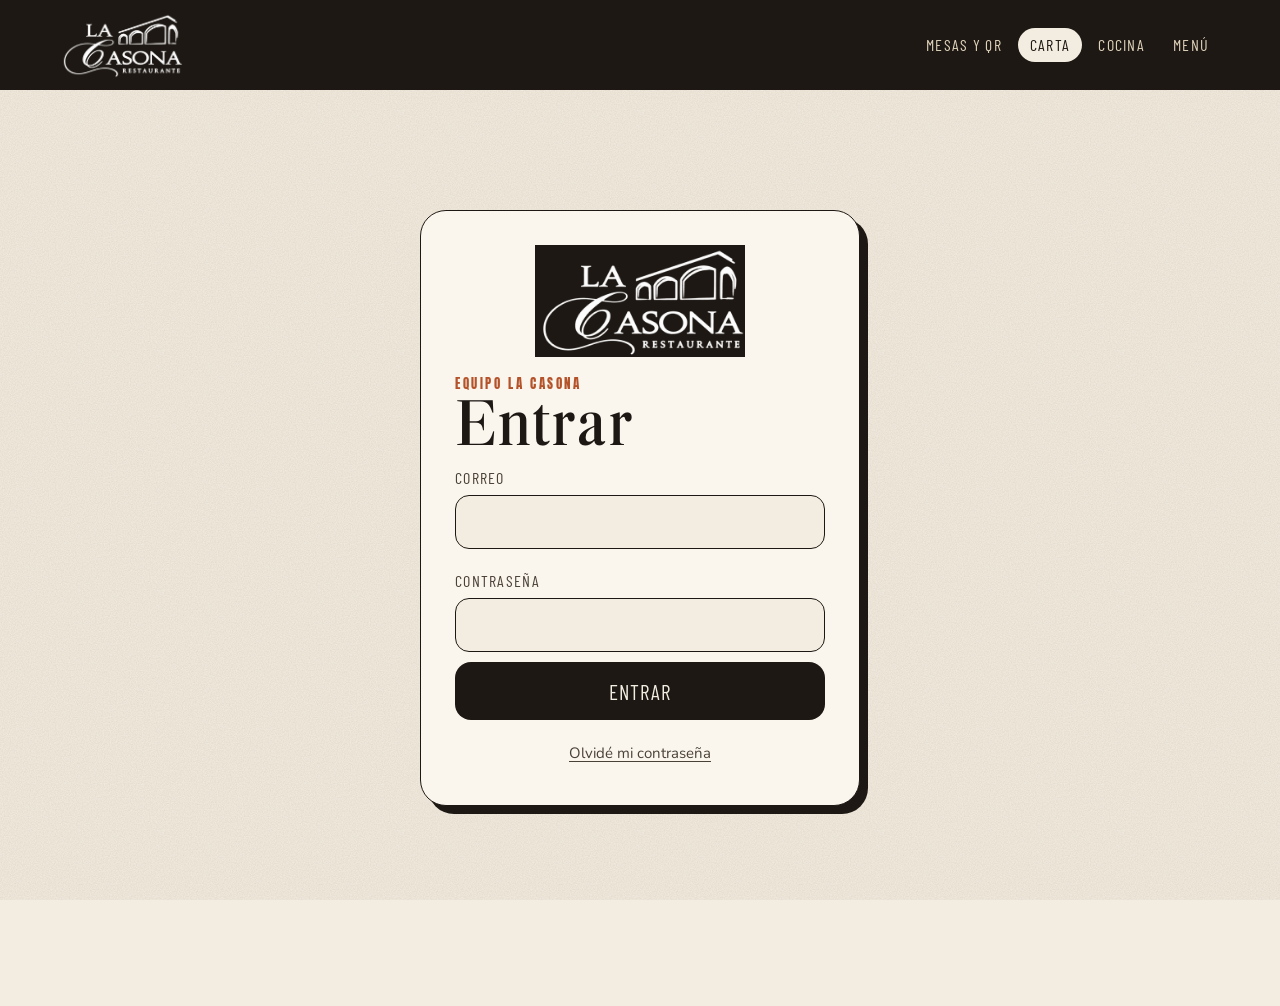
<file: administracion/index.html>
<!doctype html>
<html lang="es-MX">
<head>
<meta charset="utf-8">
<meta name="viewport" content="width=device-width,initial-scale=1">
<meta name="robots" content="noindex,nofollow">
<title>Carta y datos · La Casona</title>
<link rel="stylesheet" href="../css/menu-v2.css">
<link rel="stylesheet" href="../css/admin.css">
<script src="../js/vendor/supabase-js-2.57.4.js" defer></script>
<script src="../js/cloud.js" defer></script>
<script src="../js/v2/staff.js" defer></script>
<script src="carta-admin.js" defer></script>
</head>
<body class="admin">
<header class="adm-top">
  <a class="adm-brand" href="../web/index.html#menu" aria-label="La Casona · Ir al menú"><img class="brand-logo" src="../images/logo-la-casona.png" width="1024" height="1024" alt="La Casona Restaurante" decoding="async"></a>
  <nav class="adm-nav" aria-label="Administración">
    <a href="../mesas/index.html" data-admin>Mesas y QR</a>
    <a href="../administracion/index.html" aria-current="page" data-admin>Carta</a>
    <a href="../cocina/index.html">Cocina</a>
    <a href="../web/index.html#menu">Menú</a>
  </nav>
</header>

<section class="gate" id="gate" aria-live="polite"></section>

<main class="adm" id="app" hidden>
  <section class="adm-hero">
    <p class="adm-eyebrow">Administración</p>
    <h1 class="adm-title">Carta <em>y</em> datos</h1>
    <p class="adm-lead">Crea secciones y agrega, edita o elimina platillos. Ajusta nombres, precios, disponibilidad y visibilidad. Los cambios se ven en el menú al recargarlo.</p>
  </section>

  <section class="adm-panel" aria-labelledby="cfgTitle">
    <h2 class="adm-h2" id="cfgTitle">Datos del restaurante</h2>
    <form class="adm-cfg" id="cfgForm" novalidate>
      <label class="field"><span class="label">Teléfono visible <em>como se mostrará</em></span><input class="input" name="telefono" maxlength="30" placeholder="33 1234 5678"></label>
      <label class="field"><span class="label">WhatsApp de pedidos <em>solo dígitos · 521 + 10</em></span><input class="input" name="whatsapp" inputmode="numeric" maxlength="15" placeholder="5213312345678"><span class="err">Solo números (hasta 15).</span></label>
      <label class="field"><span class="label">Envío a domicilio (MXN)</span><input class="input" name="envio_domicilio" type="number" min="0" step="1"></label>
      <label class="field"><span class="label">Formas de pago <em>separadas por coma</em></span><input class="input" name="pagos" maxlength="120"><span class="err">Escribe al menos una.</span></label>
      <label class="field"><span class="label">Sesión de mesa: minutos sin uso</span><input class="input" name="sesion_inactividad_min" type="number" min="10" max="600"></label>
      <label class="field"><span class="label">Sesión de mesa: máximo de horas</span><input class="input" name="sesion_max_horas" type="number" min="1" max="24"></label>
      <label class="adm-check"><input type="checkbox" name="recoger_en_sucursal"> Permitir “para recoger”</label>
      <label class="adm-check"><input type="checkbox" name="pedidos_linea_activos"> Registrar pedidos en línea en cocina</label>
      <button class="btn" type="submit" id="cfgBtn">Guardar datos</button>
    </form>
  </section>

  <section class="adm-panel" aria-labelledby="createTitle">
    <h2 class="adm-h2" id="createTitle">Agregar a la carta</h2>
    <div class="carta-create-grid">
      <form id="categoryForm" class="carta-create" novalidate>
        <fieldset id="categoryFields" disabled>
          <legend>Nueva sección</legend>
          <label class="field"><span class="label">Nombre de la sección</span><input class="input" name="titulo" required maxlength="60" placeholder="Ej. Especiales de la casa" autocomplete="off"></label>
          <p class="carta-form-message" id="categoryMessage" role="status" aria-live="polite"></p>
          <button class="btn" type="submit">Crear sección</button>
          <p class="adm-hint">Aparecerá en el menú cuando tenga al menos un platillo visible.</p>
        </fieldset>
      </form>
      <form id="productForm" class="carta-create" novalidate>
        <fieldset id="productFields" disabled>
          <legend>Nuevo platillo</legend>
          <label class="field"><span class="label">Sección</span><select class="input" name="categoria_id" required><option value="">Cargando secciones…</option></select></label>
          <label class="field"><span class="label">Nombre del platillo</span><input class="input" name="nombre" required maxlength="80" placeholder="Ej. Enchiladas de la casa" autocomplete="off"></label>
          <label class="field"><span class="label">Precio (MXN)</span><input class="input" name="precio" type="number" required min="0" max="99999.99" step="0.01" inputmode="decimal" placeholder="0.00"></label>
          <label class="field"><span class="label">Descripción <em>opcional</em></span><textarea class="input" name="descripcion" maxlength="300" rows="2" placeholder="Ingredientes o detalles del platillo"></textarea></label>
          <p class="carta-form-message" id="productMessage" role="status" aria-live="polite"></p>
          <button class="btn" type="submit">Agregar platillo</button>
          <p class="adm-hint" id="productHint">Se agrega disponible y visible, al final de la sección.</p>
        </fieldset>
      </form>
    </div>
  </section>

  <section aria-labelledby="listTitle">
    <div class="adm-listhead">
      <h2 class="adm-h2" id="listTitle">Platillos</h2>
      <div class="adm-tools">
        <label class="adm-filter"><span class="vh">Buscar</span><input class="input" id="search" type="search" placeholder="Buscar platillo…"></label>
        <label class="adm-filter"><span class="vh">Mostrar</span>
          <select class="input" id="show"><option value="all">Todos</option><option value="out">Agotados</option><option value="hidden">Ocultos</option></select></label>
      </div>
    </div>
    <p class="carta-form-message" id="cartaActionMessage" role="status" aria-live="polite"></p>
    <div id="carta" aria-live="polite"><p class="adm-empty">Cargando carta…</p></div>
  </section>
</main>

<dialog class="carta-editor" id="editProductDialog" aria-labelledby="editProductTitle" aria-describedby="editProductHelp">
  <form id="editProductForm" novalidate>
    <h2 class="adm-h2" id="editProductTitle">Editar platillo</h2>
    <p class="adm-hint" id="editProductHelp">Los cambios se guardan en el mismo platillo, sin modificar los pedidos anteriores.</p>
    <fieldset id="editProductFields">
      <legend class="vh">Datos del platillo</legend>
      <label class="field"><span class="label">Nombre</span><input class="input" name="nombre" required maxlength="80" autocomplete="off"></label>
      <label class="field"><span class="label">Sección</span><select class="input" name="categoria_id" required></select></label>
      <label class="field"><span class="label">Precio (MXN)</span><input class="input" name="precio" type="number" min="0" max="99999.99" step="0.01" inputmode="decimal" required></label>
      <label class="field"><span class="label">Descripción <em>opcional</em></span><textarea class="input" name="descripcion" maxlength="300" rows="3"></textarea></label>
      <div class="carta-edit-toggles">
        <label class="adm-check"><input type="checkbox" name="disponible"> Disponible</label>
        <label class="adm-check"><input type="checkbox" name="activo"> Visible en el menú</label>
      </div>
      <p class="adm-hint" id="editProductSectionHint"></p>
    </fieldset>
    <p class="carta-form-message" id="editProductMessage" role="status" aria-live="polite"></p>
    <div class="carta-edit-footer">
      <button class="btn btn--ghost" type="button" id="editProductCancel">Cancelar</button>
      <button class="btn" type="submit" id="editProductSave">Guardar cambios</button>
    </div>
  </form>
</dialog>

<div class="toast" id="toast" role="status" aria-live="polite"></div>
</body>
</html>
</file>
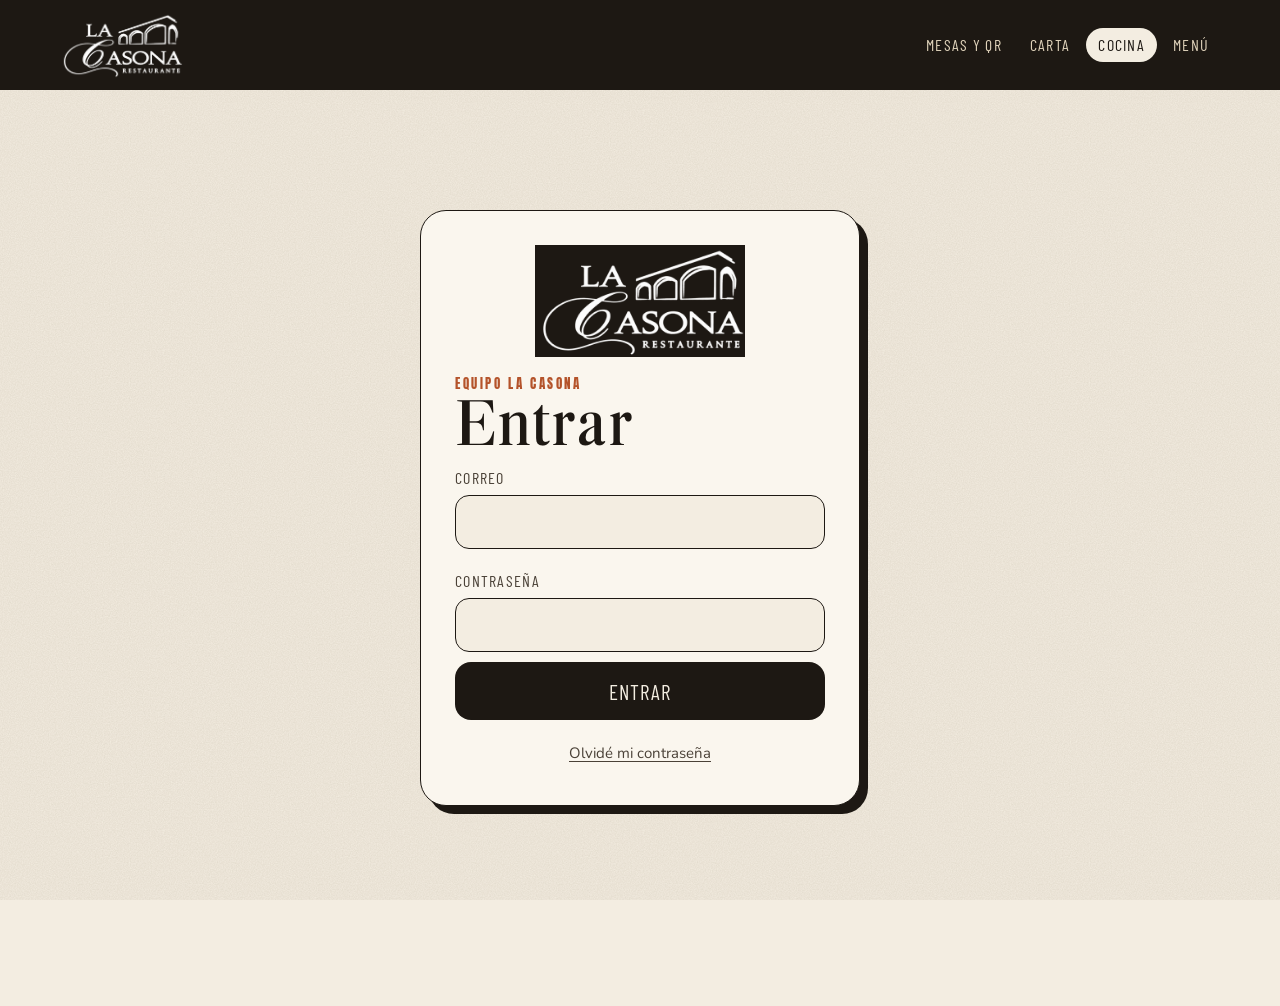
<file: cocina/index.html>
<!doctype html>
<html lang="es-MX">
<head>
<meta charset="utf-8">
<meta name="viewport" content="width=device-width,initial-scale=1">
<meta name="robots" content="noindex,nofollow">
<title>Cocina · La Casona</title>
<link rel="stylesheet" href="../css/menu-v2.css">
<link rel="stylesheet" href="../css/admin.css">
<script src="../js/vendor/supabase-js-2.57.4.js" defer></script>
<script src="../js/cloud.js" defer></script>
<script src="../js/v2/staff.js" defer></script>
<script src="cocina.js" defer></script>
</head>
<body class="admin">
<header class="adm-top">
  <a class="adm-brand" href="../web/index.html#menu" aria-label="La Casona · Ir al menú"><img class="brand-logo" src="../images/logo-la-casona.png" width="1024" height="1024" alt="La Casona Restaurante" decoding="async"></a>
  <nav class="adm-nav" aria-label="Administración">
    <a href="../mesas/index.html" data-admin>Mesas y QR</a>
    <a href="../administracion/index.html" data-admin>Carta</a>
    <a href="../cocina/index.html" aria-current="page">Cocina</a>
    <a href="../web/index.html#menu">Menú</a>
  </nav>
</header>

<section class="gate" id="gate" aria-live="polite"></section>

<main class="adm" id="app" hidden>
  <div class="kds-head">
    <div>
      <p class="adm-eyebrow">Pantalla de cocina</p>
      <h1 class="kds-title">Comandas</h1>
    </div>
    <div class="kds-tools">
      <p class="kds-live"><span class="dot dot--live"></span><span id="liveTxt">Conectando…</span></p>
      <button class="btn btn--ghost" type="button" id="soundBtn" aria-pressed="false">🔔 Activar sonido</button>
    </div>
  </div>
  <div class="kds-board" id="board" aria-live="polite"></div>
</main>
<div class="toast" id="toast" role="status" aria-live="polite"></div>
</body>
</html>
</file>
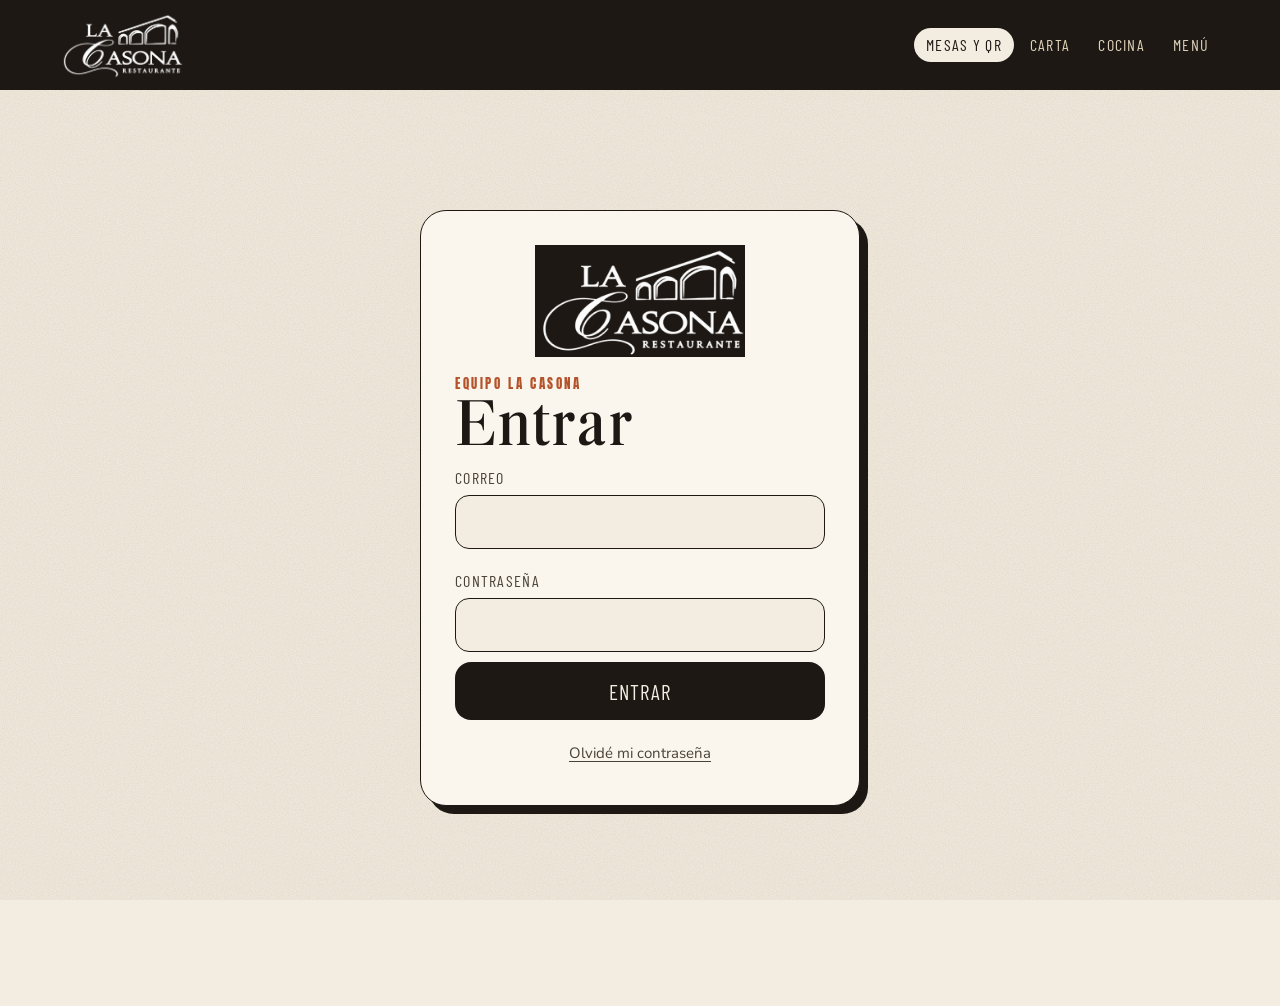
<file: mesas/index.html>
<!doctype html>
<html lang="es-MX">
<head>
<meta charset="utf-8">
<meta name="viewport" content="width=device-width,initial-scale=1">
<meta name="robots" content="noindex,nofollow">
<title>Mesas y QR · La Casona</title>
<link rel="stylesheet" href="../css/menu-v2.css">
<link rel="stylesheet" href="../css/admin.css">
<script src="../js/vendor/qrcode-generator-1.4.4.js" defer></script>
<script src="../js/vendor/supabase-js-2.57.4.js" defer></script>
<script src="../js/cloud.js" defer></script>
<script src="../js/v2/staff.js" defer></script>
<script src="mesas-admin.js" defer></script>
</head>
<body class="admin">
<svg class="defs" aria-hidden="true" width="0" height="0"><defs>
  <symbol id="d-star" viewBox="0 0 40 40"><path d="M20 3c1 9 3 14 17 17-14 2-16 7-17 17-2-10-4-15-17-17 13-3 15-8 17-17z" fill="none" stroke="currentColor" stroke-width="2.4" stroke-linejoin="round"/></symbol>
</defs></svg>

<header class="adm-top">
  <a class="adm-brand" href="../web/index.html#menu" aria-label="La Casona · Ir al menú"><img class="brand-logo" src="../images/logo-la-casona.png" width="1024" height="1024" alt="La Casona Restaurante" decoding="async"></a>
  <nav class="adm-nav" aria-label="Administración">
    <a href="../mesas/index.html" aria-current="page" data-admin>Mesas y QR</a>
    <a href="../administracion/index.html" data-admin>Carta</a>
    <a href="../cocina/index.html">Cocina</a>
    <a href="../web/index.html#menu">Menú</a>
  </nav>
</header>

<section class="gate" id="gate" aria-live="polite"></section>

<main class="adm" id="app" hidden>
  <section class="adm-hero">
    <p class="adm-eyebrow">Administración</p>
    <h1 class="adm-title">Mesas <em>y</em> QR</h1>
    <p class="adm-lead">Cada mesa tiene su propio QR. Al escanearlo, el menú abre en <b>pedido en local</b> con esa mesa asignada. Si desactivas una mesa, su QR deja de aceptar pedidos al instante.</p>
    <ul class="adm-stats" id="stats" aria-live="polite"></ul>
  </section>

  <section class="adm-panel" aria-labelledby="addTitle">
    <h2 class="adm-h2" id="addTitle">Agregar mesas</h2>
    <form class="adm-add" id="addForm">
      <label class="field"><span class="label">Desde la mesa</span><input class="input" name="desde" type="number" min="1" max="999" required></label>
      <label class="field"><span class="label">Hasta la mesa <em>opcional</em></span><input class="input" name="hasta" type="number" min="1" max="999" placeholder="Solo una"></label>
      <label class="field"><span class="label">Zona <em>opcional</em></span><input class="input" name="zona" maxlength="30" placeholder="Patio, Salón, Terraza…" list="zonas"></label>
      <button class="btn" type="submit" id="addBtn">Crear</button>
    </form>
    <datalist id="zonas"></datalist>
    <p class="adm-hint">Puedes crear una mesa o un rango (ej. 1 a 15). Los números repetidos se saltan.</p>
  </section>

  <section class="adm-panel" aria-labelledby="printTitle">
    <h2 class="adm-h2" id="printTitle">Dirección del menú en los QR</h2>
    <div class="adm-row">
      <label class="field"><span class="label">Dirección pública del sitio · acceso directo a #menu</span>
        <input class="input" id="baseUrl" type="url" inputmode="url" placeholder="https://tu-sitio.com/web/index.html#menu"></label>
      <button class="btn btn--ghost" type="button" id="applyBase">Guardar</button>
    </div>
    <p class="adm-warn" id="previewWarn" hidden>Estás usando una dirección de vista previa. Escribe la dirección pública definitiva antes de imprimir: los QR impresos llevan esta dirección.</p>
  </section>

  <section aria-labelledby="listTitle">
    <div class="adm-listhead">
      <h2 class="adm-h2" id="listTitle">Tus mesas</h2>
      <div class="adm-tools">
        <label class="adm-filter"><span class="vh">Filtrar</span>
          <select class="input" id="filter"><option value="all">Todas</option><option value="on">Activas</option><option value="off">Desactivadas</option></select></label>
        <button class="btn btn--ghost" type="button" id="printSel" disabled>Imprimir seleccionadas</button>
        <button class="btn" type="button" id="printAll">Imprimir todas</button>
      </div>
    </div>
    <div id="list" class="mesas" aria-live="polite"><p class="adm-empty">Cargando mesas…</p></div>
  </section>
</main>

<div class="print-sheet" id="printSheet" aria-hidden="true"></div>

<dialog class="sheet" id="editSheet" aria-labelledby="editTitle">
  <form class="sheet-inner" id="editForm" method="dialog">
    <div class="sheet-head"><p class="sheet-eyebrow">Editar</p><h2 class="sheet-title" id="editTitle">Mesa</h2>
      <button class="sheet-close" type="button" data-close aria-label="Cerrar"><svg viewBox="0 0 20 20" aria-hidden="true"><path d="M4 4l12 12M16 4L4 16" stroke="currentColor" stroke-width="2.2" stroke-linecap="round"/></svg></button></div>
    <div class="sheet-body">
      <label class="field"><span class="label">Número</span><input class="input" name="numero" type="number" min="1" max="999" required><span class="err">Ese número ya existe o no es válido.</span></label>
      <label class="field"><span class="label">Zona <em>opcional</em></span><input class="input" name="zona" maxlength="30" list="zonas"></label>
      <label class="field"><span class="label">Nota visible <em>opcional</em></span><input class="input" name="nota" maxlength="30" placeholder="Ej. Junto a la fuente"></label>
    </div>
    <div class="sheet-foot"><button class="btn" type="submit" value="save">Guardar cambios</button></div>
  </form>
</dialog>

<div class="toast" id="toast" role="status" aria-live="polite"></div>
</body>
</html>
</file>
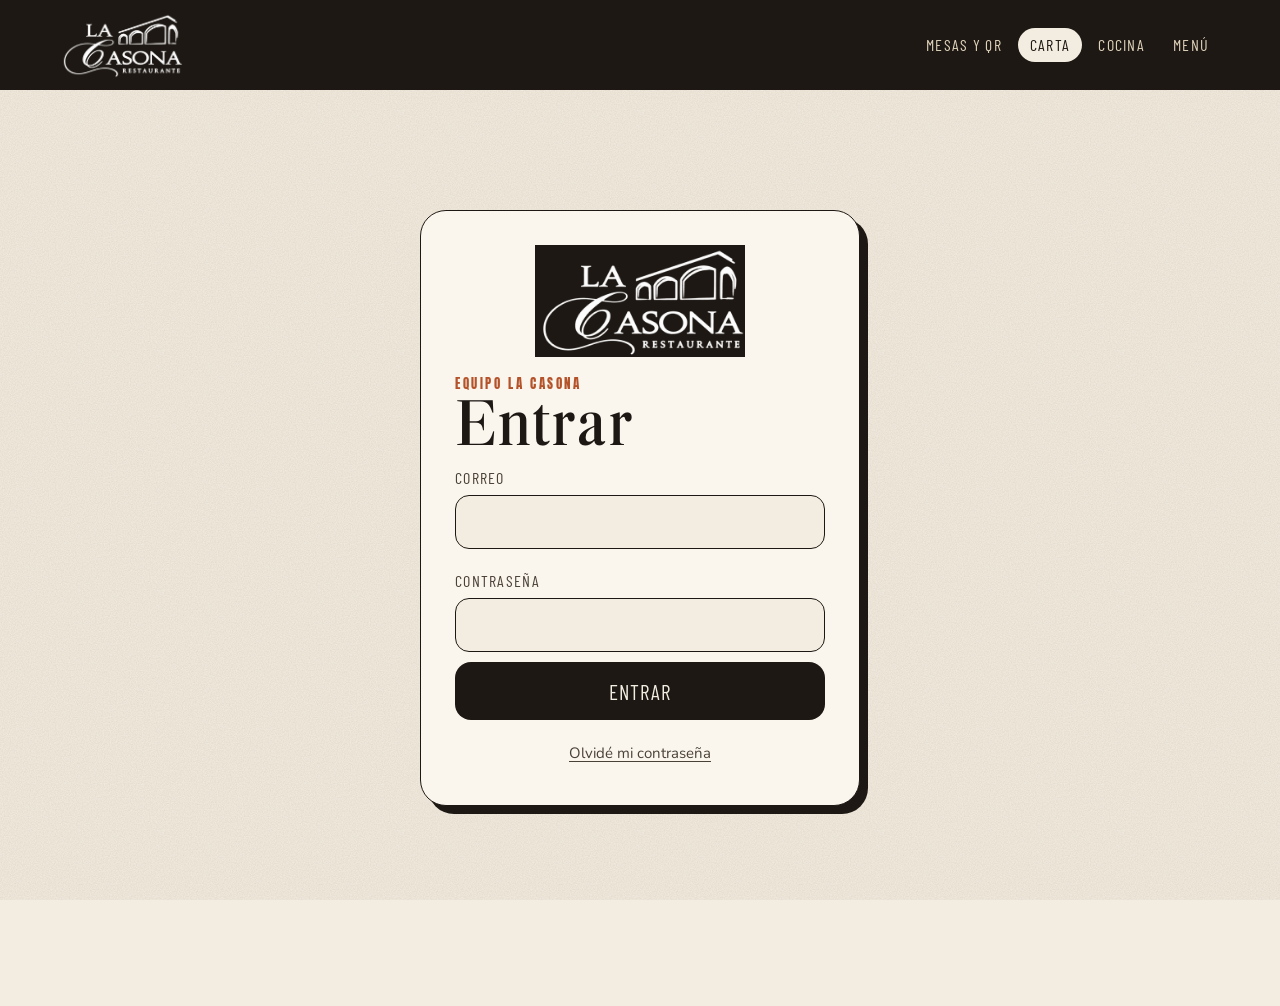
<file: carta.html>
<!doctype html>
<html lang="es-MX"><head><meta charset="utf-8"><meta name="viewport" content="width=device-width,initial-scale=1"><meta name="robots" content="noindex,nofollow"><title>Administración · La Casona</title><script src="js/entry-redirect.js" data-entry="administracion/index.html" defer></script></head><body><p><a id="destination" href="administracion/index.html">Abrir Administración</a></p></body></html>
</file>
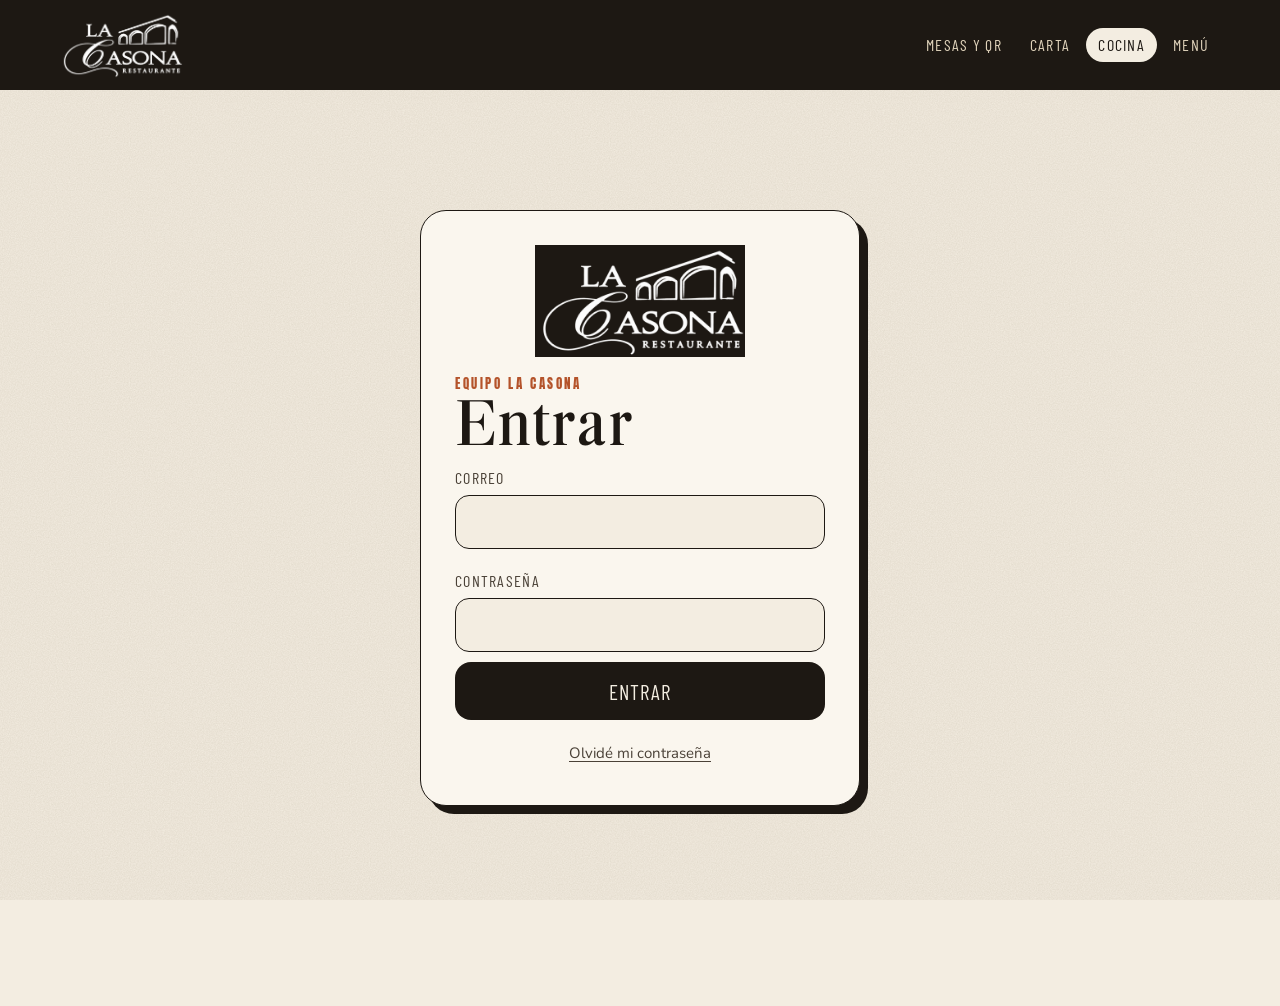
<file: cocina.html>
<!doctype html>
<html lang="es-MX"><head><meta charset="utf-8"><meta name="viewport" content="width=device-width,initial-scale=1"><meta name="robots" content="noindex,nofollow"><title>Cocina · La Casona</title><script src="js/entry-redirect.js" data-entry="cocina/index.html" defer></script></head><body><p><a id="destination" href="cocina/index.html">Abrir Cocina</a></p></body></html>
</file>
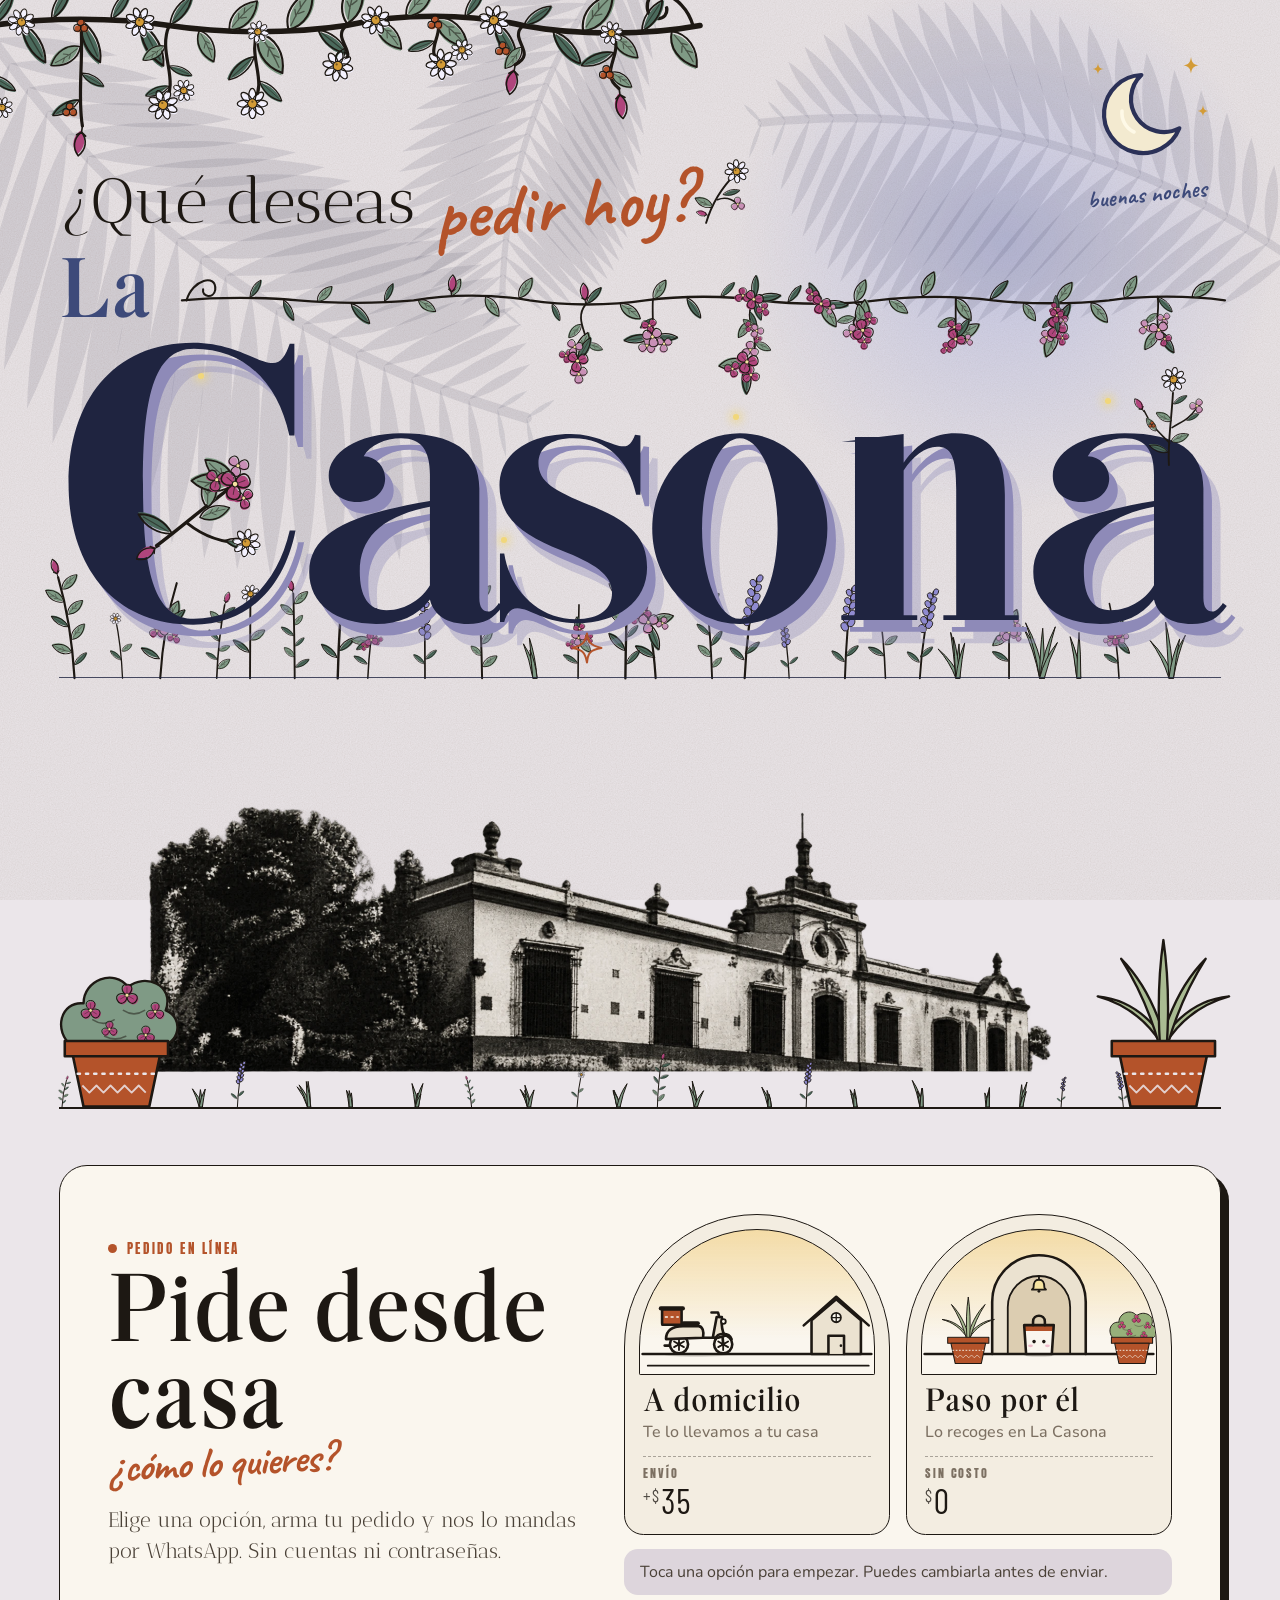
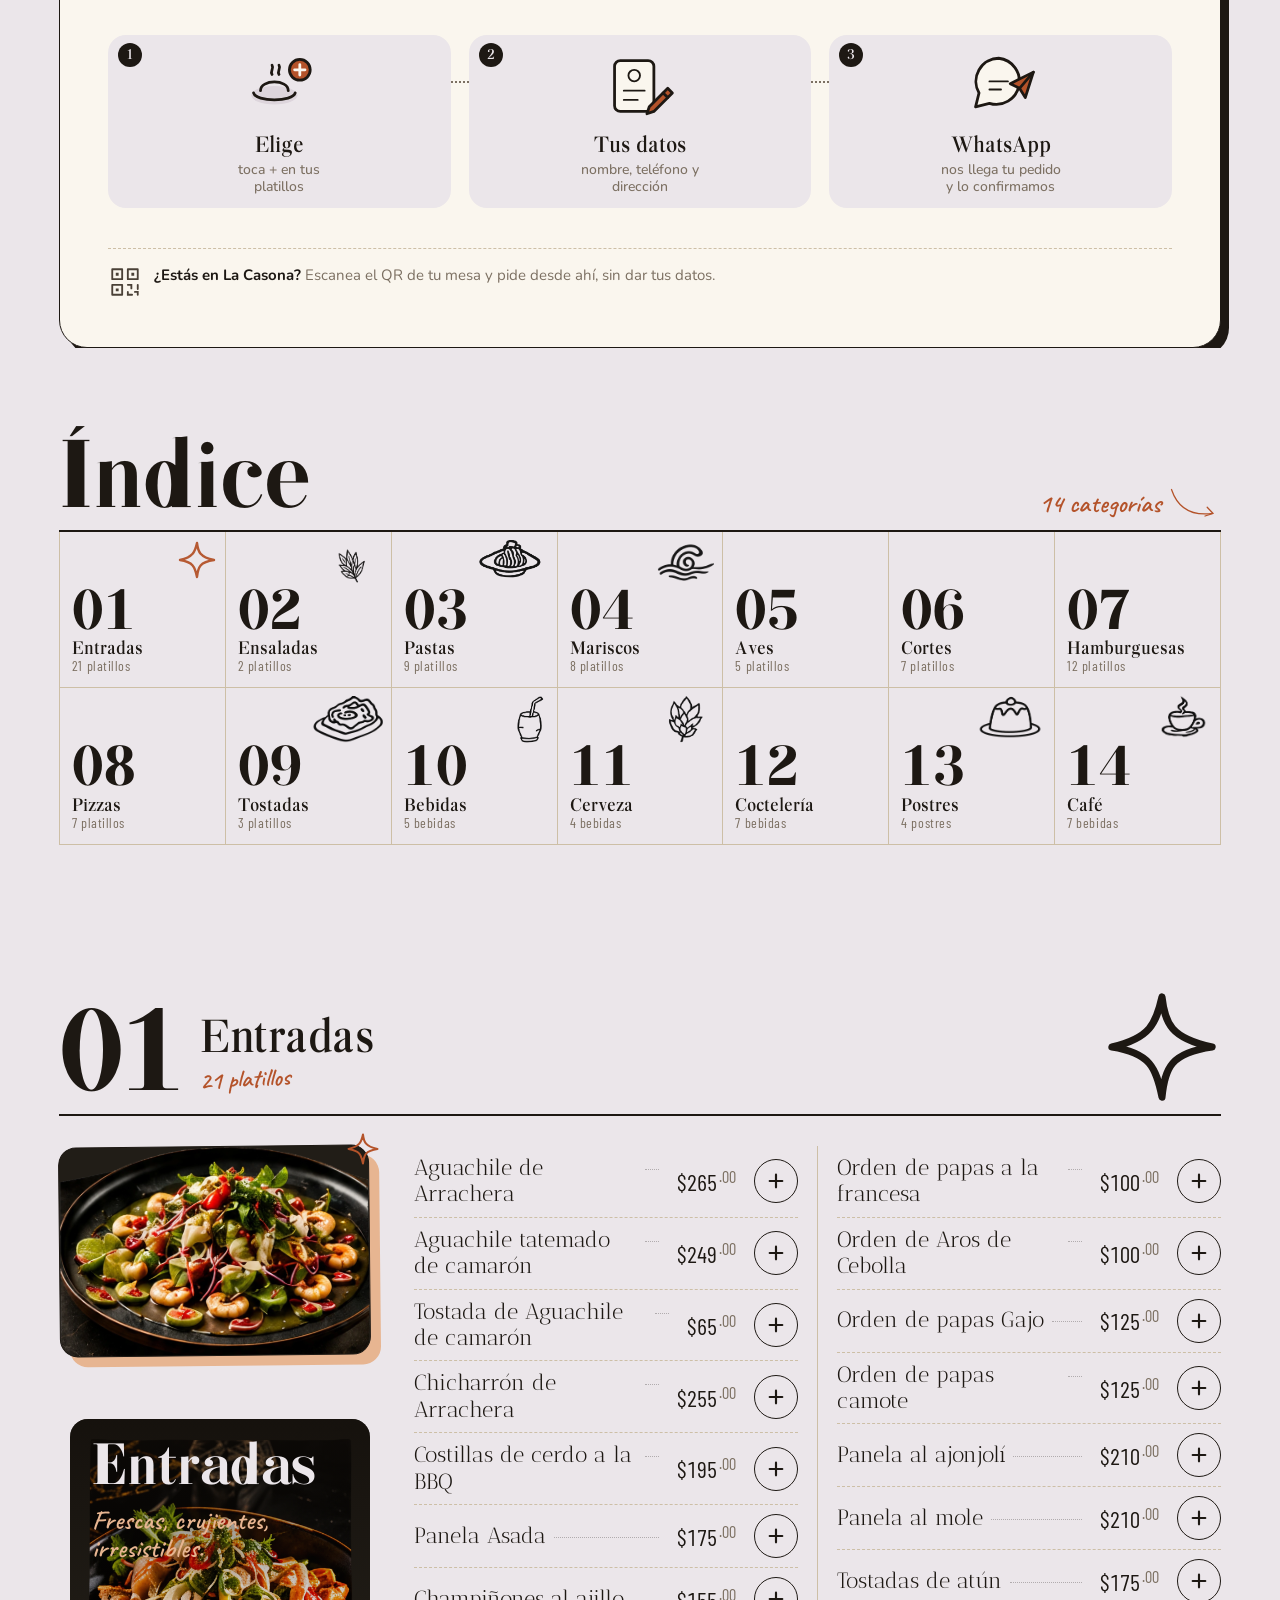
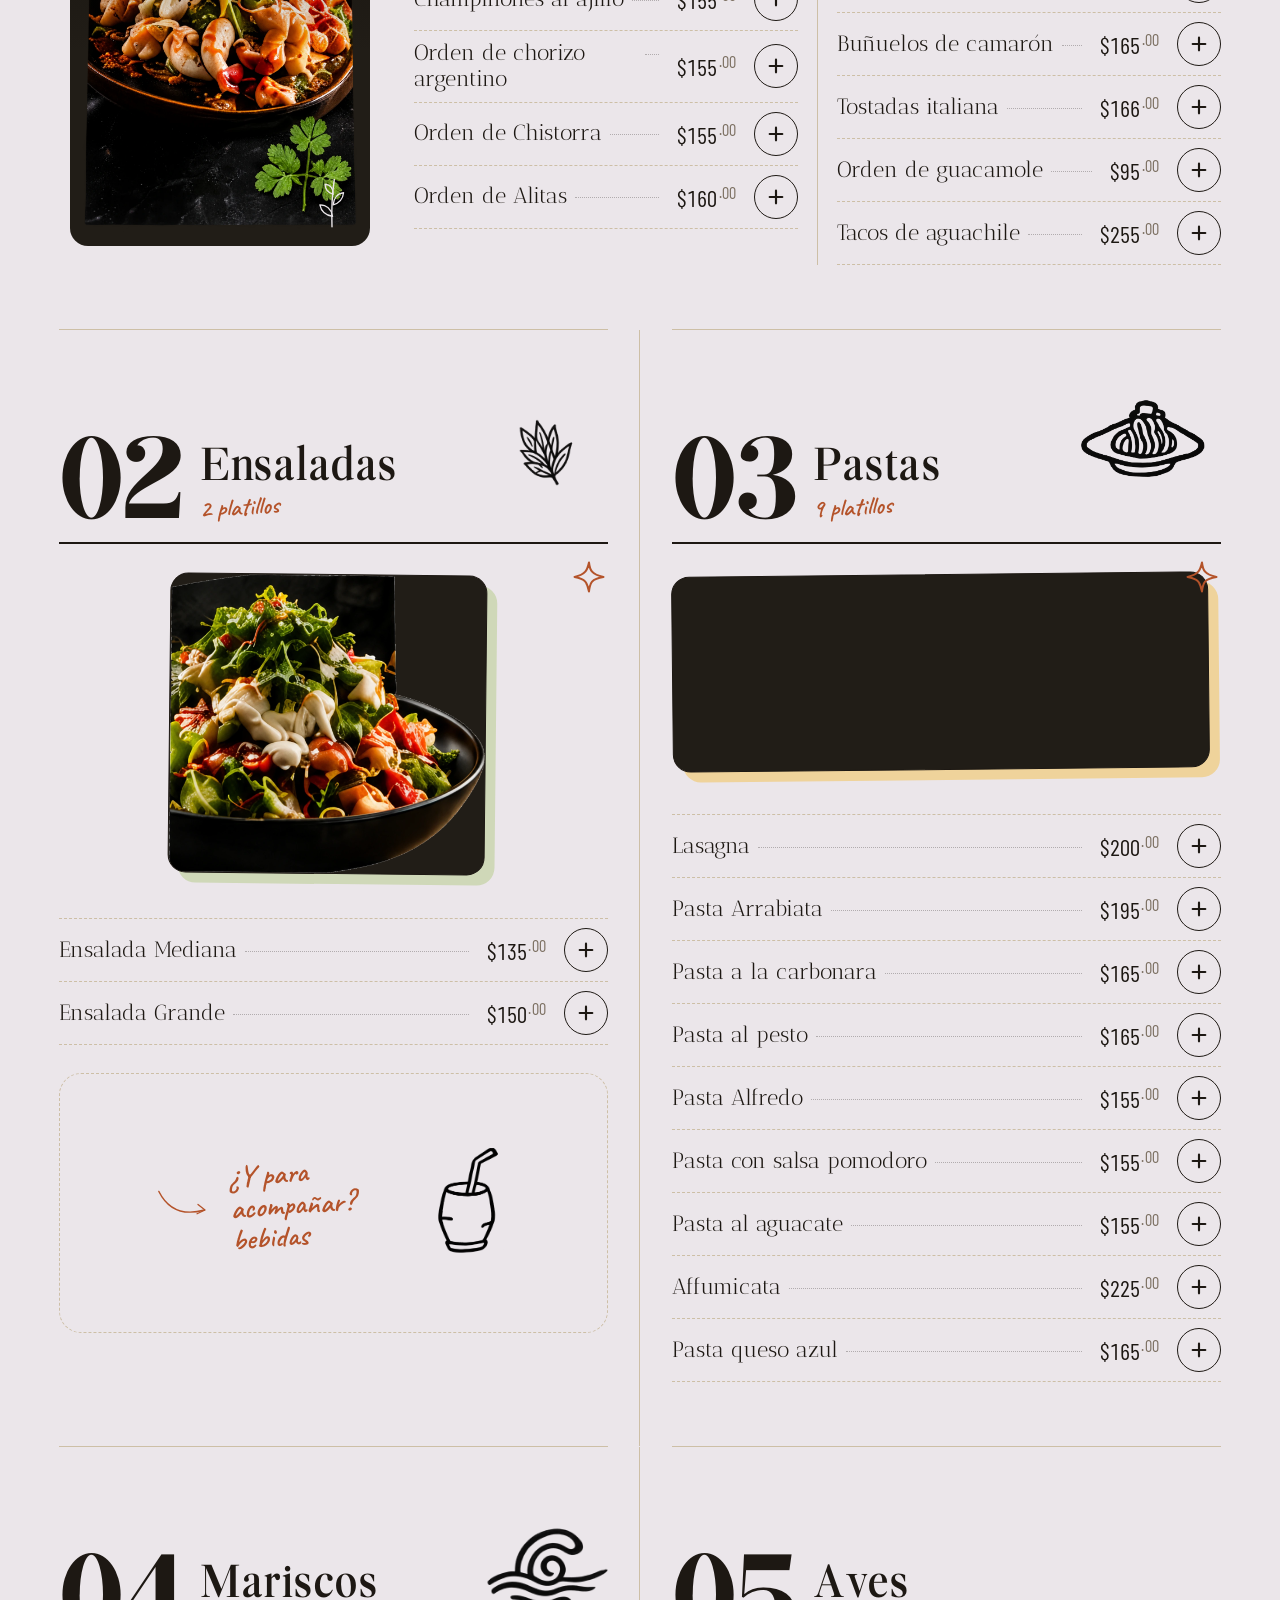
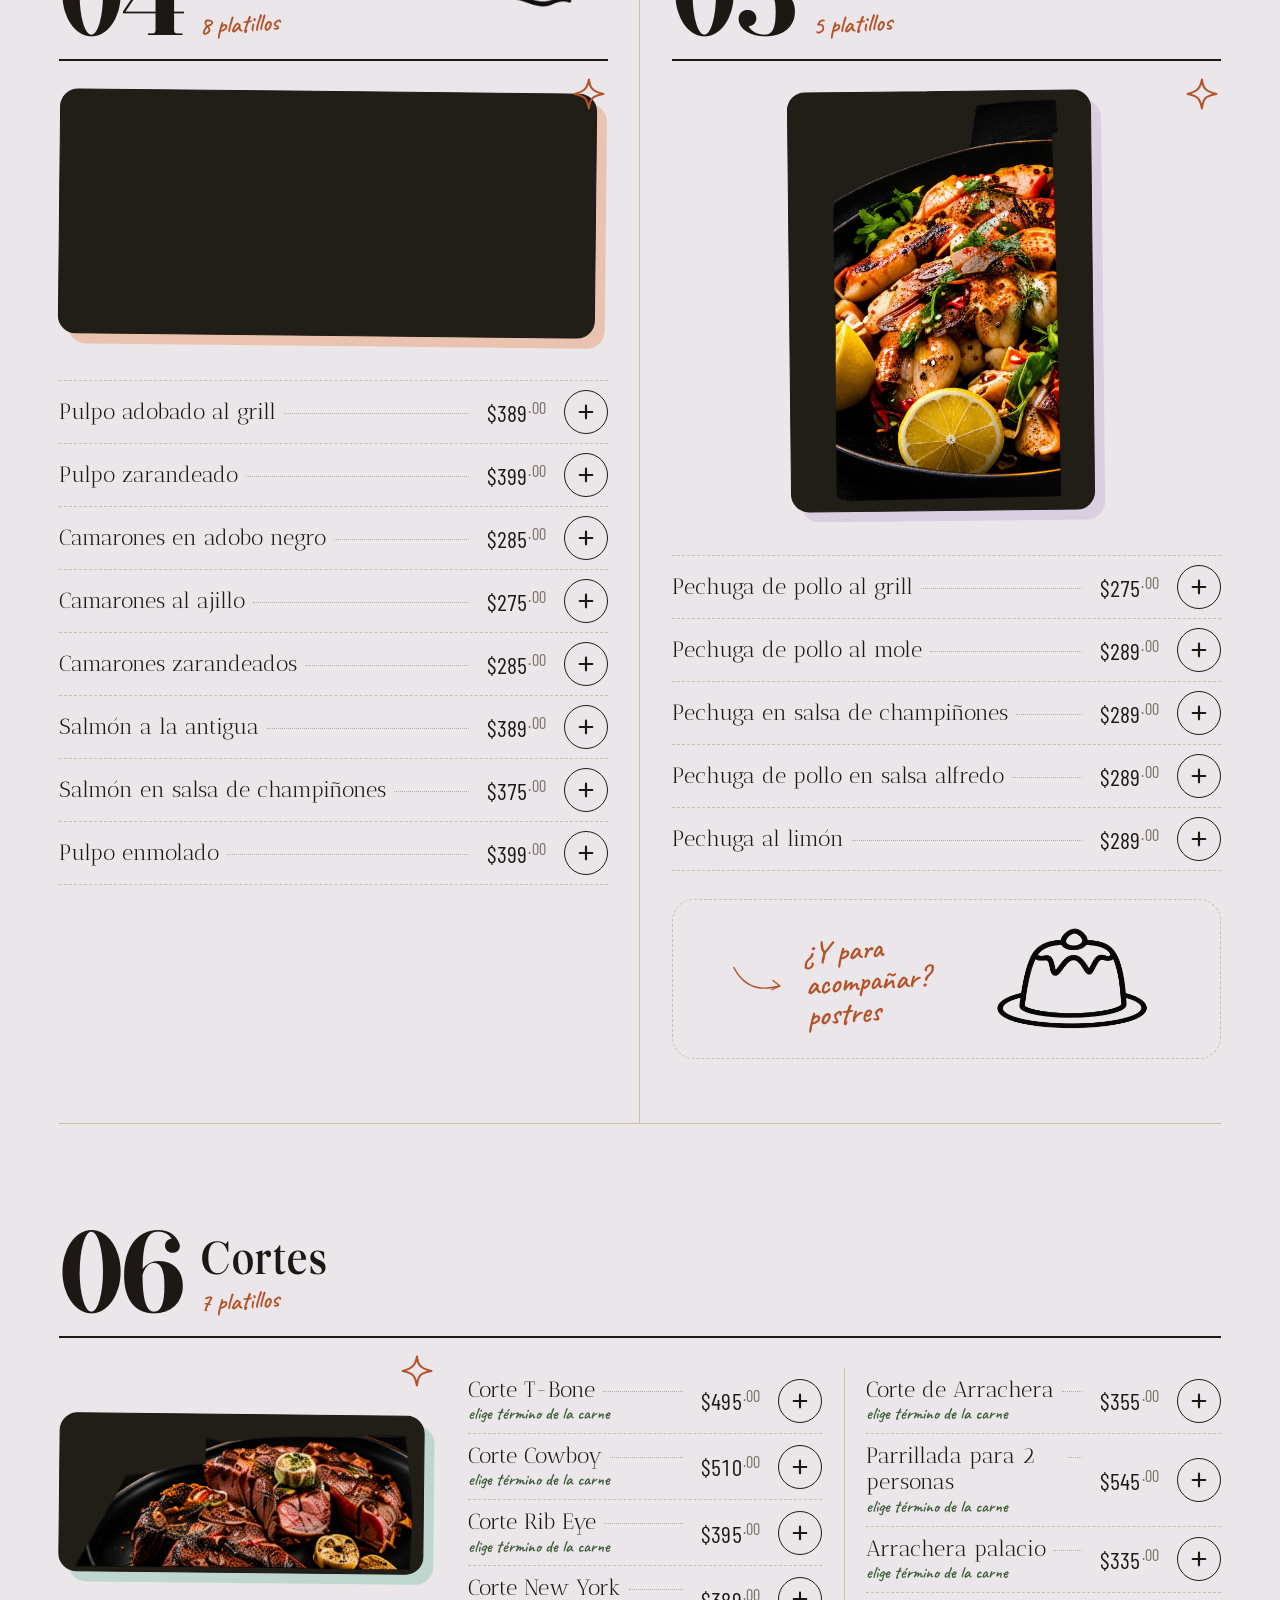
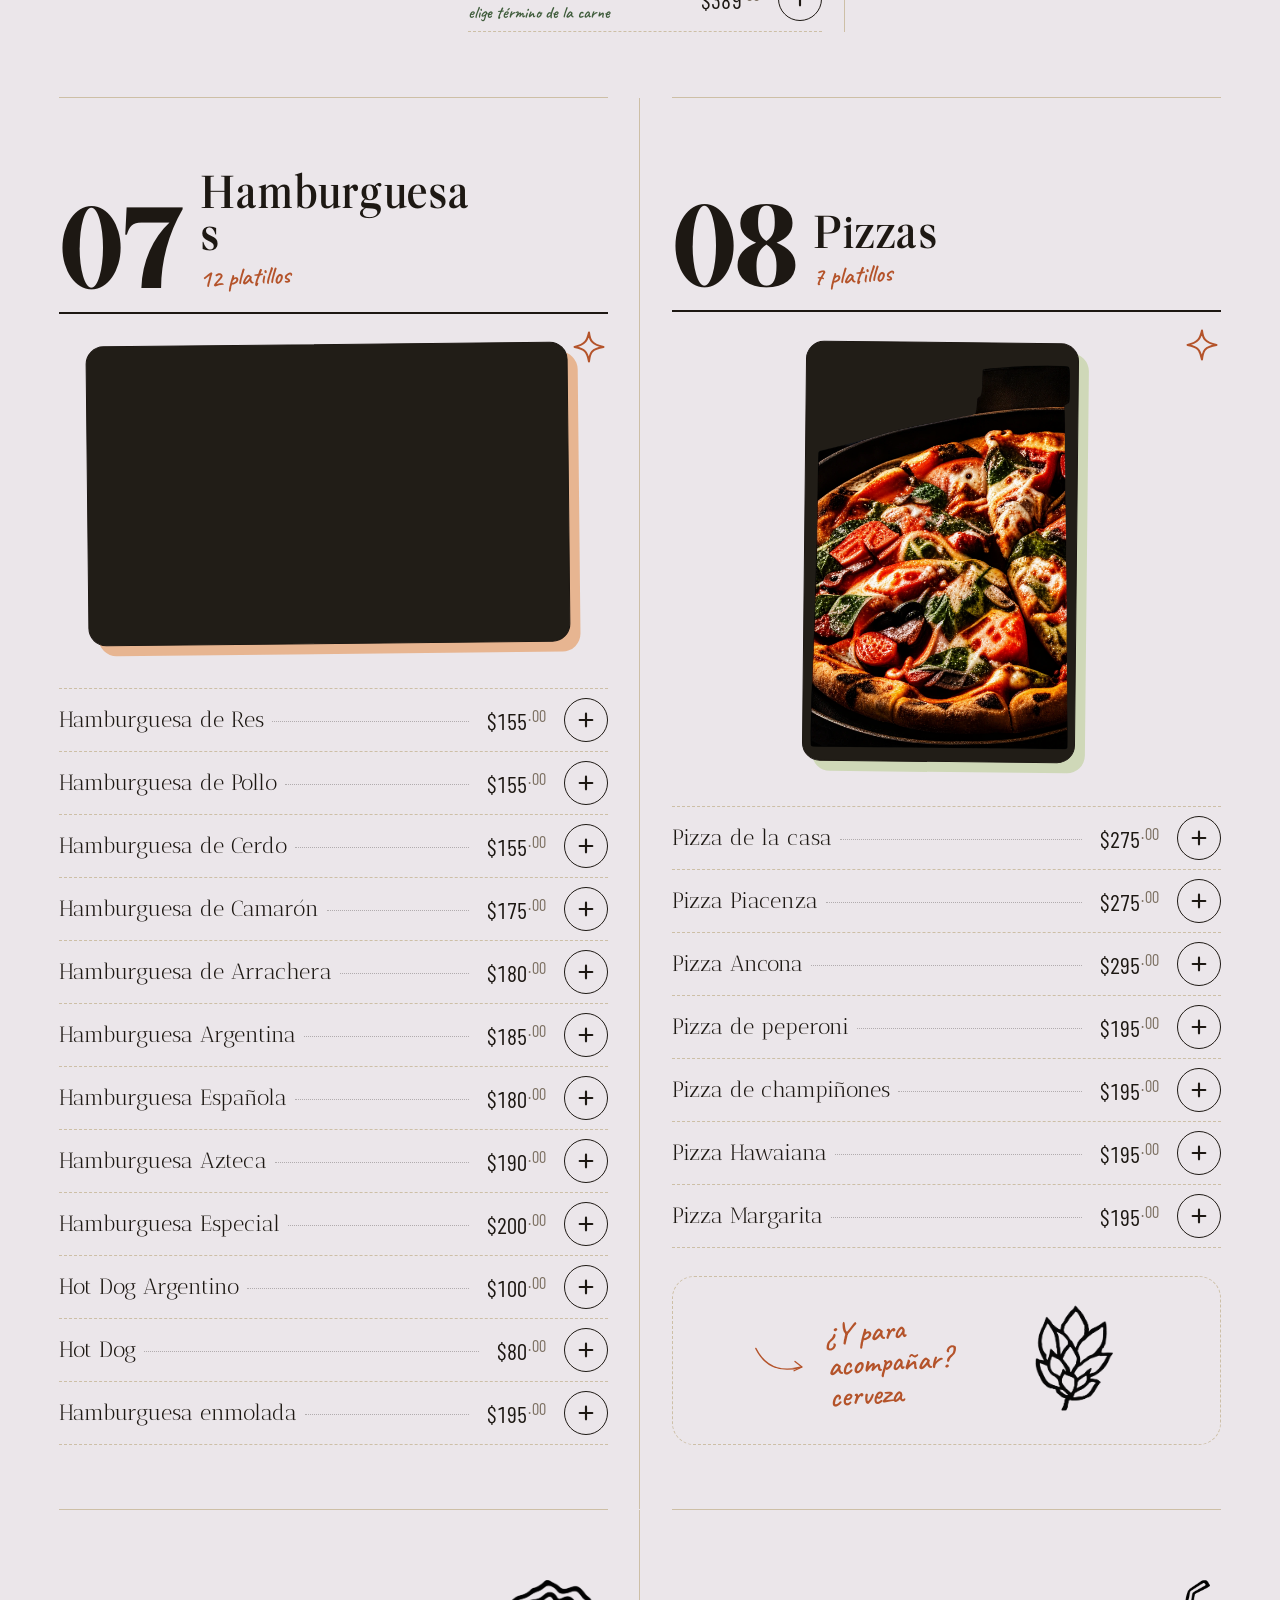
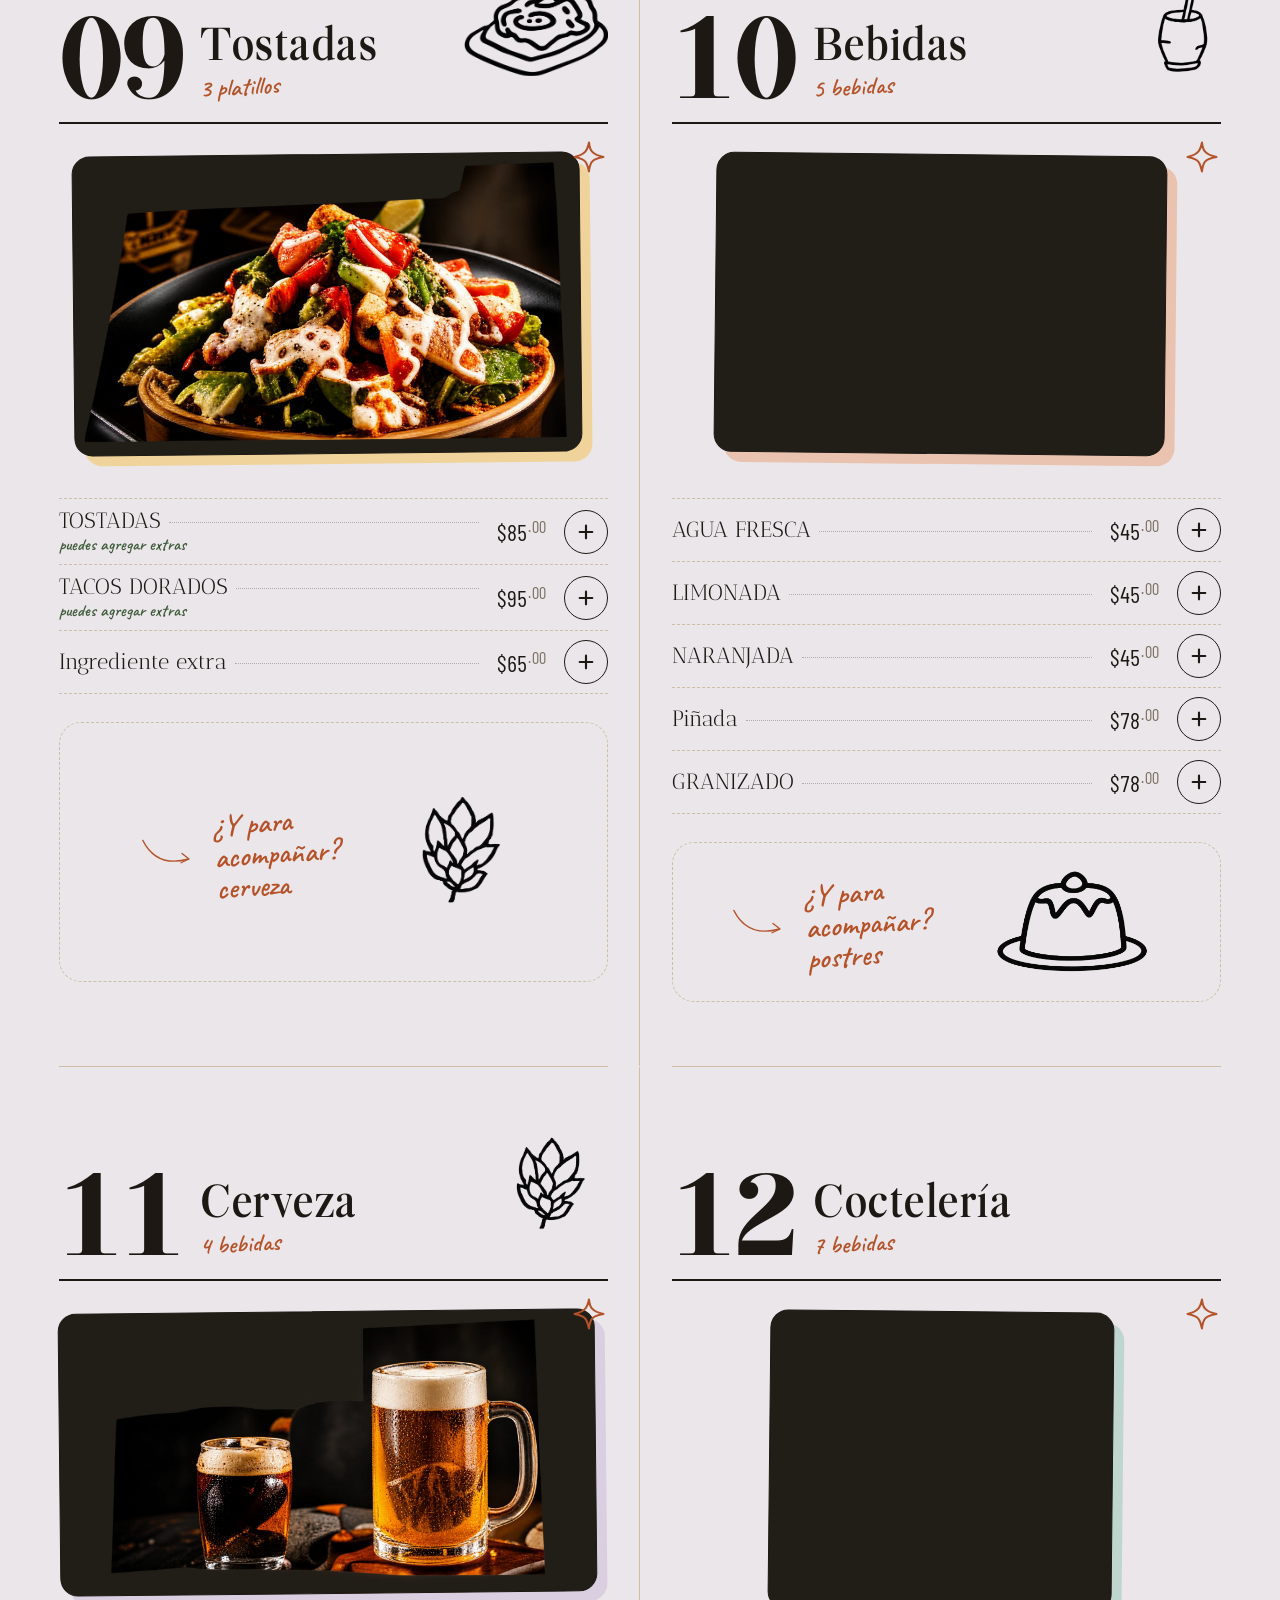
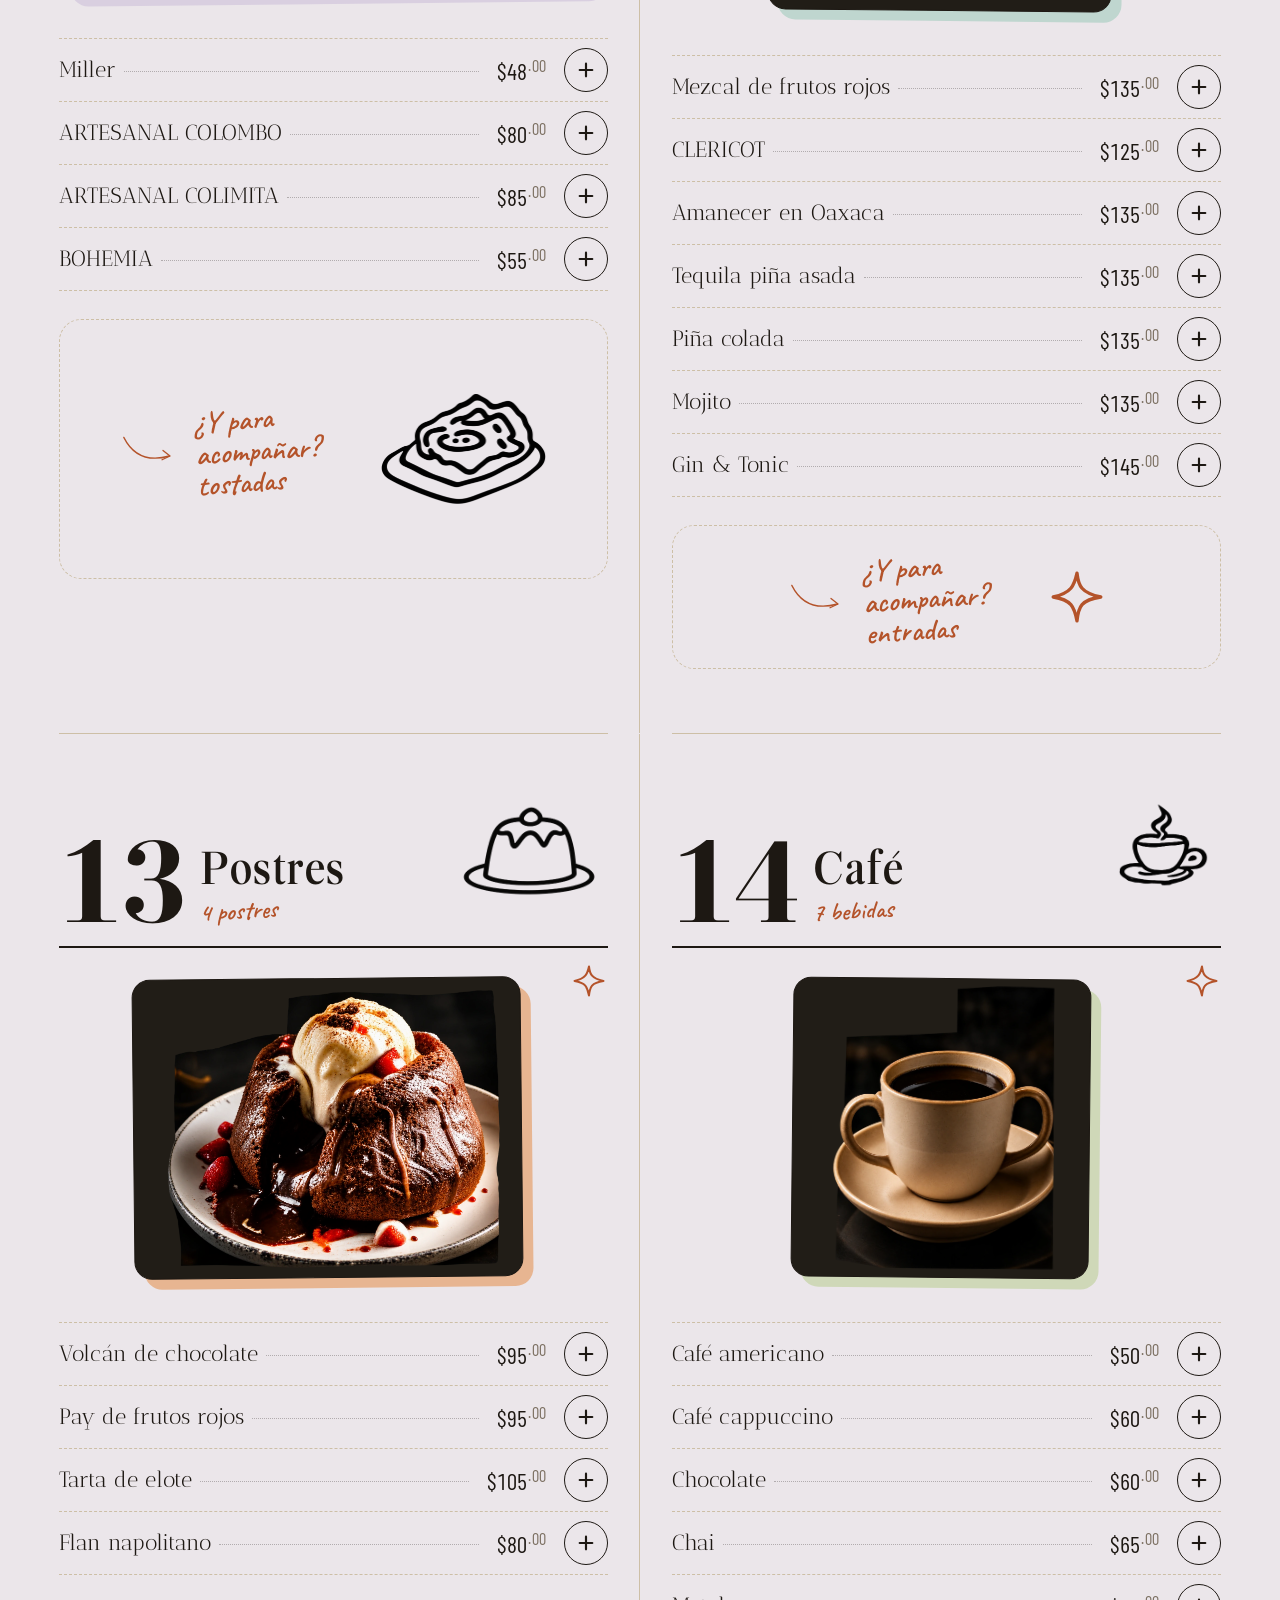
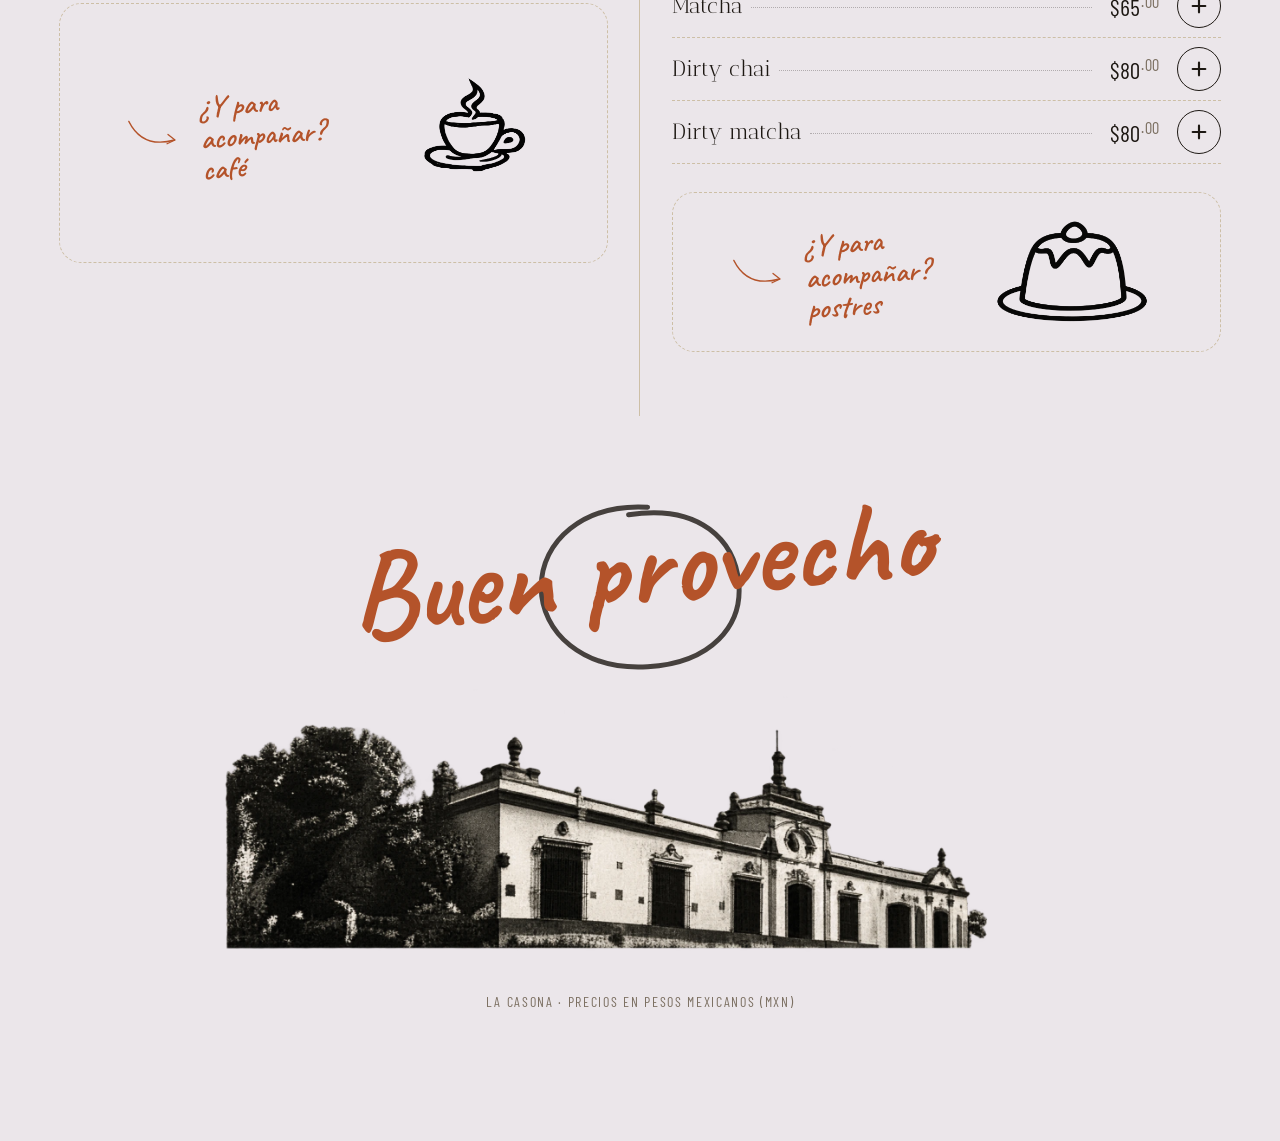
<file: menuV2.html>
<!doctype html>
<html lang="es-MX"><head><meta charset="utf-8"><meta name="viewport" content="width=device-width,initial-scale=1"><meta name="robots" content="noindex,follow"><title>Menú · La Casona</title><script src="js/entry-redirect.js" data-entry="web/menuV2.html" defer></script></head><body><p><a id="destination" href="web/menuV2.html">Abrir Menú</a></p></body></html>
</file>
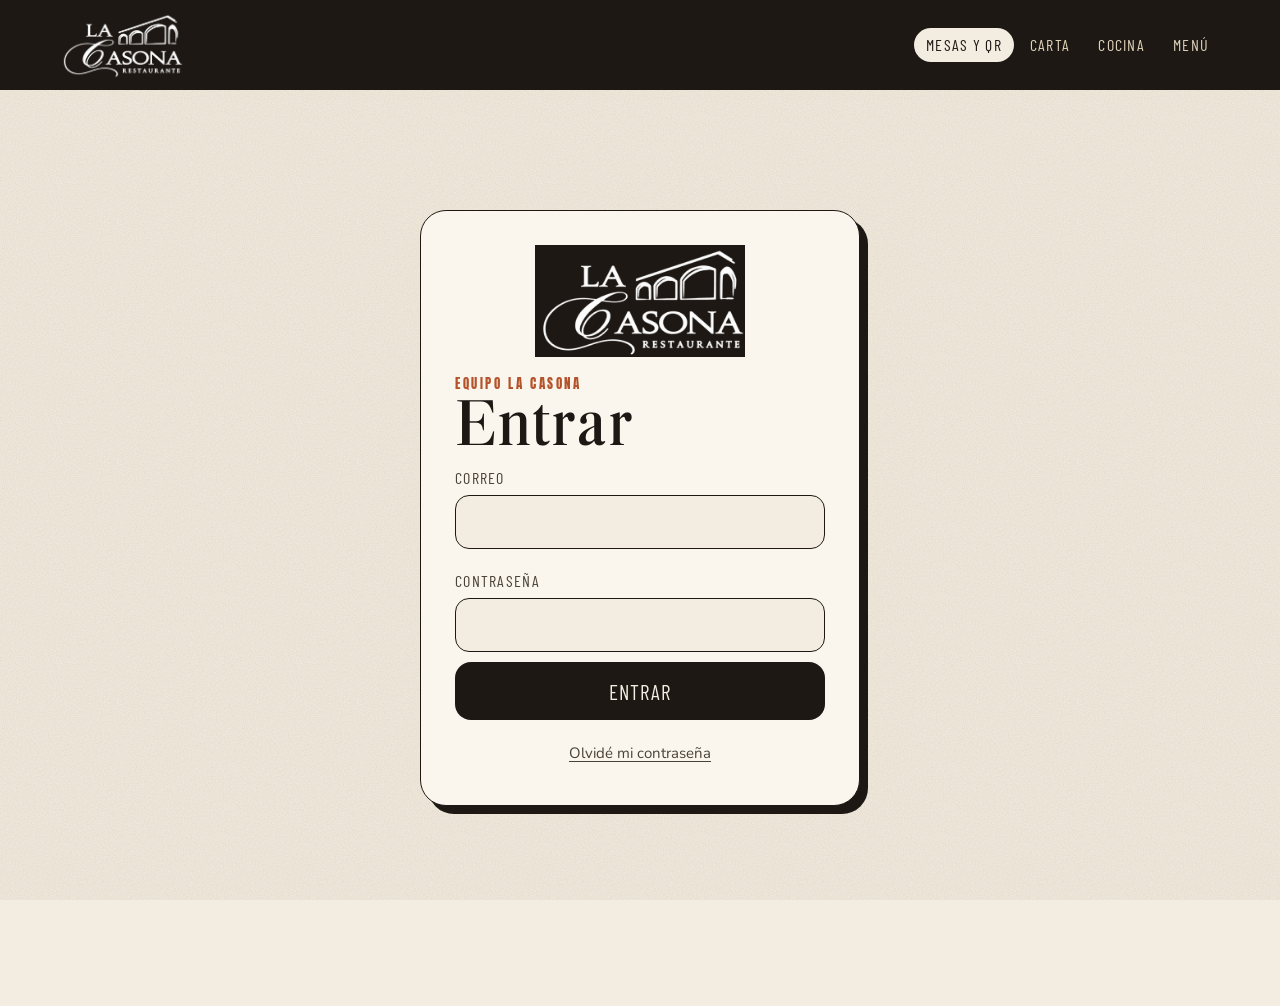
<file: mesas.html>
<!doctype html>
<html lang="es-MX"><head><meta charset="utf-8"><meta name="viewport" content="width=device-width,initial-scale=1"><meta name="robots" content="noindex,nofollow"><title>Mesas y QR · La Casona</title><script src="js/entry-redirect.js" data-entry="mesas/index.html" defer></script></head><body><p><a id="destination" href="mesas/index.html">Abrir Mesas y QR</a></p></body></html>
</file>
<file: css/menu-v2.css>
/* ==========================================================================
   LA CASONA · MENÚ V2
   Concepto: "edición impresa" — papel cálido, tinta, doodles a mano con
   animación boil a 7 fps, fotos completas (sin recortes) en PC y móvil.
   Tipografías:
     MEETU (propia) ........ portada y numerales de categoría
     ManEater (propia) ..... títulos de categoría, mesa, totales
     Antic Didone .......... nombres de platillos (voz editorial)
     Barlow Condensed ...... precios, etiquetas y botones
     Caveat ................ notas a mano
     Anton ................. cintillos en mayúsculas
     Nunito ................ formularios y textos de ayuda
   ========================================================================== */

@font-face{font-family:'Casona Meetu';src:url('../fonts/MEETU.woff2') format('woff2');font-display:swap}
@font-face{font-family:'Casona ManEater';src:url('../fonts/ManEater.woff2') format('woff2');font-display:swap}
@font-face{font-family:'Antic Didone';src:url('../fonts/AnticDidone-Regular.ttf') format('truetype');font-display:swap}
@font-face{font-family:'Barlow C';src:url('../fonts/BarlowCondensed-Regular.ttf') format('truetype');font-display:swap}
@font-face{font-family:'Caveat C';src:url('../fonts/Caveat-Variable.ttf') format('truetype');font-weight:400 700;font-display:swap}
@font-face{font-family:'Anton C';src:url('../fonts/Anton-Regular.ttf') format('truetype');font-display:swap}
@font-face{font-family:'Nunito C';src:url('../fonts/Nunito-Variable.woff2') format('woff2');font-weight:200 1000;font-display:swap}

:root{
  --paper:#f3ede1; --paper-2:#ebe2d0; --paper-3:#e0d3bb; --card:#faf6ee;
  --ink:#1d1813; --ink-2:#4a4137; --ink-3:#7c7062;
  --rule:#cdbfa6;
  --terra:#b4532a; --terra-2:#8e3c1b;
  --patio:#3e5b3a; --patio-2:#2f6b3f;
  --mostaza:#d39b36; --rosa:#e7b591; --noche:#211d17;
  --f-meetu:'Casona Meetu','Antic Didone',Georgia,serif;
  --f-man:'Casona ManEater','Antic Didone',Georgia,serif;
  --f-didone:'Antic Didone',Georgia,'Times New Roman',serif;
  --f-barlow:'Barlow C','Arial Narrow',Arial,sans-serif;
  --f-caveat:'Caveat C','Segoe Print',cursive;
  --f-anton:'Anton C',Impact,'Arial Narrow',sans-serif;
  --f-ui:'Nunito C',system-ui,-apple-system,'Segoe UI',sans-serif;
  --pad:clamp(18px,4.6vw,64px);
  --frame:calc(1s / 7);           /* 1 cuadro a 7 fps */
  --catbar-h:58px;
  --radius:16px;
  color-scheme:light;
}

*,*::before,*::after{box-sizing:border-box}
html{-webkit-text-size-adjust:100%;scroll-behavior:smooth;scroll-padding-top:calc(var(--catbar-h) + 12px)}
body{margin:0;background:var(--paper);color:var(--ink);font:400 18px/1.5 var(--f-ui);-webkit-font-smoothing:antialiased;overflow-x:hidden;font-synthesis:none}
body::before{content:'';position:fixed;inset:0;z-index:0;pointer-events:none;background:url('../assets/v2/paper-grain.svg');opacity:.33;mix-blend-mode:multiply}
body>*{position:relative;z-index:1}
img{display:block;max-width:100%;height:auto}
h1,h2,h3,p,figure,ol,ul{margin:0}
button,input,textarea,select{font:inherit;color:inherit}
button{cursor:pointer;-webkit-tap-highlight-color:transparent;touch-action:manipulation}
a{color:inherit}
:focus-visible{outline:2.5px solid var(--terra);outline-offset:3px;border-radius:6px}
::selection{background:var(--rosa);color:var(--ink)}
.defs{position:absolute;width:0;height:0;overflow:hidden}
.noscript{padding:40px 0;text-align:center;font-family:var(--f-didone);font-size:22px}
.vh{position:absolute!important;width:1px;height:1px;overflow:hidden;clip:rect(0 0 0 0);white-space:nowrap}

/* ---------- Animación BOIL · 7 fps --------------------------------------- */
@keyframes boil{0%{filter:url(#boil-0)}33.333%{filter:url(#boil-1)}66.666%{filter:url(#boil-2)}100%{filter:url(#boil-0)}}
@keyframes jitter{0%{rotate:-1.2deg;translate:0 0}33.333%{rotate:.8deg;translate:.5px -1px}66.666%{rotate:-.3deg;translate:-.5px .5px}}
.boil{animation:boil calc(var(--frame) * 3) steps(1,end) infinite}
.jitter{animation:jitter calc(var(--frame) * 3) steps(1,end) infinite}
.doodle{display:block;color:var(--ink);overflow:visible;pointer-events:none}
.boil.off{animation-play-state:paused}

/* Marco de imagen: encuadra al contenido real (límites alfa), nunca recorta píxeles visibles */
.pic{position:relative;display:block;overflow:hidden;aspect-ratio:var(--r);max-width:100%}
.pic>img{position:absolute;max-width:none;height:auto}

/* Entrada de secciones, 4 cuadros a 7 fps */
@keyframes reveal{from{opacity:0;translate:0 22px}to{opacity:1;translate:0 0}}
.js .reveal{opacity:0}
.js .reveal.is-in{animation:reveal calc(var(--frame) * 4) steps(4,end) forwards}
@keyframes stamp{0%{opacity:0;scale:.4;rotate:-14deg}25%{opacity:1;scale:1.15;rotate:-6deg}50%{scale:1;rotate:-8deg}100%{opacity:0;scale:1;rotate:-8deg;translate:0 -26px}}
@keyframes bump{0%{scale:1}33%{scale:1.22;rotate:-6deg}66%{scale:.94;rotate:3deg}100%{scale:1;rotate:0deg}}

/* ---------- PORTADA ------------------------------------------------------ */
.hero{padding:0 var(--pad);overflow:hidden}

.signoff-phone a{text-decoration:none;border-bottom:1.5px solid var(--terra);color:var(--ink)}

/* ---------- Cielo según la hora (html[data-sky]) -------------------------
   día: sol mostaza · tarde: sol que se esconde, tonos durazno · noche: luna */
:root{--logo:var(--ink);--logo-shade:var(--terra);--logo-la:var(--terra-2);--sky-glow:rgba(239,198,108,.55);
  --bloom:#d2457f;--bloom-2:#ec8fae;--bloom-c:#f6e3a1;--leaf:#97b07a;--leaf-2:#5f8452;--daisy:#fffaf0;--lav:#9a86c8;--shade:rgba(62,91,58,.085);
  --eave-h:clamp(78px,15vw,160px)}
html[data-sky='tarde']{--paper:#f4e6d6;--paper-2:#ecd8c4;--logo:#4a1f12;--logo-shade:#e08a4a;--logo-la:#b4532a;--sky-glow:rgba(236,130,80,.5);
  --bloom:#d8456a;--bloom-2:#f09a7e;--leaf:#a3a86a;--leaf-2:#6d7a45;--daisy:#fff1df;--lav:#b07fb0;--shade:rgba(142,60,27,.09)}
html[data-sky='noche']{--paper:#ebe6ea;--paper-2:#ddd5dc;--logo:#1f2440;--logo-shade:#8e8ab8;--logo-la:#3d4a7a;--sky-glow:rgba(150,160,220,.45);
  --bloom:#b0457c;--bloom-2:#c98fb6;--leaf:#7f9a85;--leaf-2:#4b6a5c;--daisy:#f4f2ff;--lav:#8f8ad0;--shade:rgba(31,36,64,.1)}
body{transition:background-color .6s}
.hero-title{padding-top:var(--eave-h)!important}

/* ---------- Patio botánico (js/v2/patio.js) ------------------------------- */
.stem{fill:none;stroke:var(--ink);stroke-linecap:round;stroke-linejoin:round}
.blade{fill:var(--leaf);stroke:var(--ink);stroke-width:1;stroke-linejoin:round}
.lav{fill:var(--lav);stroke:var(--ink);stroke-width:.8}
@keyframes sway{from{rotate:-2.4deg}to{rotate:2.4deg}}
.sway{transform-box:fill-box;transform-origin:50% 0;animation:sway 3.4s steps(10,end) infinite alternate;animation-delay:var(--dl,0s)}
.sway-up{transform-origin:50% 100%;animation-duration:4.2s}
/* Sombra de palmas sobre la pared: da profundidad sin competir con el texto */
.hero-title>.shade{position:absolute;z-index:0;top:0;bottom:0;left:calc(-1 * var(--pad));width:calc(100% + var(--pad) * 2);height:100%;color:var(--shade);fill:currentColor;pointer-events:none;overflow:hidden}
/* Se pausan las animaciones del patio cuando la portada sale de pantalla */
.hero.is-away .sway,.hero.is-away .petals i{animation-play-state:paused}
/* Jazmín del alero */
.hero-title>.corner{position:absolute;z-index:2;top:0;left:calc(-1 * var(--pad));width:min(62%,700px);height:var(--eave-h);overflow:visible;pointer-events:none}
/* Pétalos que caen */
.hero-title>.petals{position:absolute;z-index:3;inset:0 calc(-1 * var(--pad));overflow:hidden;pointer-events:none}
.petals i{position:absolute;top:-24px;width:calc(11px * var(--s,1));height:calc(13px * var(--s,1));background:var(--bloom);border:1px solid var(--ink);border-radius:85% 0 85% 0;animation:fall 14s steps(98,end) infinite}
.petals i.p2{background:var(--bloom-2)}
@keyframes fall{0%{translate:0 0;rotate:0deg;opacity:0}6%{opacity:1}25%{translate:var(--sw) calc(var(--fall) * .25)}50%{translate:calc(var(--sw) * -1) calc(var(--fall) * .5);rotate:200deg}75%{translate:var(--sw) calc(var(--fall) * .75)}92%{opacity:1}100%{translate:0 var(--fall);rotate:380deg;opacity:0}}
/* Ramita junto a "pedir hoy?" */
.q-sprig{display:inline-block;width:.95em;height:.95em;margin-left:.04em;vertical-align:-.1em;overflow:visible}
/* Flores dentro de las letras */
.hero-casona>.c-bloom{position:absolute;z-index:2;left:.2em;top:.24em;width:.36em;height:.36em;overflow:visible;pointer-events:none}
.hero-casona>.a-plant{position:absolute;z-index:0;right:.015em;bottom:.5em;width:.2em;height:.28em;overflow:visible;pointer-events:none}
/* Jardinera: flores silvestres que crecen detrás de la base de "Casona" */
.hero-title>.garland{position:relative;z-index:0;display:block;width:100%;height:clamp(54px,9vw,120px);margin-top:calc(-1 * clamp(44px,7.6vw,104px));overflow:visible;pointer-events:none}
/* Suelo de la jardinera: une las letras con las flores */
.hero-title::after{content:'';position:relative;z-index:1;display:block;height:1.5px;margin-top:-1px;background:var(--logo);opacity:.8}
.hero-title>.garland::after{content:none}
.garland-line{height:1.5px;background:var(--logo)}
/* Pasto al pie de la fachada */
.hero-facade>.ground{position:absolute;z-index:1;left:0;right:0;bottom:2px;width:100%;height:clamp(22px,3.6vw,46px);overflow:visible;pointer-events:none}
.hero-title::before{content:'';position:absolute;z-index:0;right:-8%;top:-10%;width:min(70vw,620px);aspect-ratio:1;border-radius:50%;background:radial-gradient(circle,var(--sky-glow),transparent 62%);pointer-events:none}
.hero-title>*{position:relative;z-index:1}
.sky{position:absolute!important;right:0;top:clamp(14px,3vw,36px);z-index:2!important;display:grid;justify-items:center;width:clamp(74px,13vw,150px)}
.sky-art{grid-area:1/1;width:100%;height:auto;aspect-ratio:1;overflow:visible;display:none}
.sky-hi{grid-area:2/1;margin-top:-4px;font:700 clamp(17px,2.4vw,24px)/1 var(--f-caveat);color:var(--logo-la);rotate:-6deg;white-space:nowrap}
html:not([data-sky]) .sky-sun,html[data-sky='dia'] .sky-sun,html[data-sky='tarde'] .sky-dusk,html[data-sky='noche'] .sky-moon{display:block}
.sky-sun{color:#9a5b10}.sky-sun .sky-disc{fill:#efbd4f}
@keyframes rays{to{rotate:45deg}}
.sun-rays{transform-origin:50px 50px;animation:rays 4s steps(7,end) infinite alternate;color:var(--mostaza)}
.sky-dusk{color:#8e3c1b}.sky-dusk .sky-disc{fill:#e9824e}
.dusk-rays{color:#e08a4a}
@keyframes sink{0%,100%{translate:0 0}50%{translate:0 5px}}
.dusk-sun{animation:sink 3s steps(7,end) infinite}
.sky-moon{color:#2b3157}.sky-moon .sky-disc{fill:#f3ead0}
@keyframes twinkle{0%,100%{opacity:1;scale:1}50%{opacity:.25;scale:.6}}
.st{transform-box:fill-box;transform-origin:center;animation:twinkle 2s steps(4,end) infinite}
.st2{animation-delay:-.7s}.st3{animation-delay:-1.3s}
.sky-stars{color:#d39b36}
/* Golondrinas (de día y tarde) */
.birds{position:absolute!important;right:clamp(90px,18vw,220px);top:clamp(16px,3vw,40px);width:110px;height:50px;color:var(--logo)}
html[data-sky='noche'] .birds{display:none}
.bird{position:absolute;width:24px;height:12px}
@keyframes flap{0%,100%{scale:1 1}50%{scale:1 -.5}}
@keyframes glide{0%,100%{translate:0 0}50%{translate:-8px -5px}}
.bird{animation:flap .57s steps(2,end) infinite,glide 4s steps(10,end) infinite}
.b1{left:0;top:18px}.b2{left:34px;top:0;width:18px;height:9px;animation-delay:-.2s,-1s}.b3{left:62px;top:24px;width:14px;height:7px;animation-delay:-.4s,-2s}
/* Luciérnagas (de noche) */
.flies{display:none;position:absolute;inset:0;pointer-events:none}
html[data-sky='noche'] .flies{display:block}
.flies i{position:absolute;width:6px;height:6px;border-radius:50%;background:#f1d77a;box-shadow:0 0 10px 3px rgba(241,215,122,.7);animation:fly 5s steps(14,end) infinite alternate}
.flies i:nth-child(1){left:12%;top:30%}.flies i:nth-child(2){left:38%;top:70%;animation-delay:-1.5s}.flies i:nth-child(3){left:58%;top:40%;animation-delay:-3s}.flies i:nth-child(4){left:78%;top:78%;animation-delay:-2s}.flies i:nth-child(5){left:90%;top:36%;animation-delay:-4s}
@keyframes fly{0%{translate:0 0;opacity:.2}50%{opacity:1}100%{translate:18px -14px;opacity:.4}}

/* Título: "Casona" ocupa todo el ancho (ajuste por JS) */
.hero-title{position:relative;max-width:1440px;margin:0 auto;padding:clamp(22px,4vw,48px) 0 0}
.hero-kicker{position:relative;z-index:2;display:flex;flex-wrap:wrap;align-items:baseline;gap:0 .3em;font:400 clamp(30px,6.6vw,64px)/1 var(--f-didone);color:var(--ink)}
.hero-q2{font:700 1.16em/1 var(--f-caveat);color:var(--terra);rotate:-4deg;translate:0 .06em}
.hero-name{position:relative;margin-top:clamp(4px,1.4vw,14px);color:var(--ink);line-height:.8}
/* "La" en su propia línea con filete editorial; "Casona" a todo lo ancho */
.hero-la{display:flex;align-items:center;gap:.35em;font:400 clamp(30px,7vw,84px)/1 var(--f-man);color:var(--logo-la);margin-bottom:clamp(6px,1.4vw,14px);transition:color .6s}
/* El filete de "La" es un tallo de bugambilia (patio.js) */
.hero-la>.la-stem{flex:1;min-width:0;height:.9em;overflow:visible;pointer-events:none;position:relative;z-index:3}
/* Logo con volumen: sombra de imprenta desplazada + contorno */
.hero-casona{position:relative;z-index:1;display:inline-block;font:400 clamp(80px,26vw,330px)/.8 var(--f-meetu);letter-spacing:-.025em;white-space:nowrap;color:var(--logo);transition:color .6s}
/* Volumen de imprenta: dos copias desfasadas detrás (más ligero que text-shadow a este tamaño) */
.hero-casona::before,.hero-casona::after{content:'Casona';position:absolute;left:0;top:0;z-index:-1;pointer-events:none}
.hero-casona::before{translate:.022em .03em;color:var(--logo-shade)}
.hero-casona::after{z-index:-2;translate:.044em .06em;color:var(--logo-shade);opacity:.35}
.hero-star{display:none}
@media (min-width:900px){.hero-star{display:block;position:absolute;left:44%;bottom:clamp(6px,1vw,14px);width:34px;height:34px;color:var(--terra)}}
.hero-kicker{padding-right:clamp(84px,15vw,170px)}

/* Fachada + datos */
.hero-stage{max-width:1440px;margin:clamp(20px,4vw,40px) auto 0;display:grid;gap:18px}
.hero-facade{position:relative;margin:0;padding:0 clamp(16px,4vw,48px)}
.hero-facade img{width:100%;height:auto}
.hero-facade::after{content:'';display:block;height:2px;margin:0 calc(clamp(16px,4vw,48px) * -1);background:var(--ink)}
/* Macetas del patio a los lados de la fachada */
.hero-pot{position:absolute;z-index:2;bottom:0;width:clamp(56px,11vw,150px);height:auto;aspect-ratio:120/150;overflow:visible}
.hero-pot--l{left:calc(-1 * clamp(4px,1vw,14px))}
.hero-pot--r{right:calc(-1 * clamp(4px,1vw,14px))}
html[data-sky='noche'] .hero-facade img{filter:saturate(.8) brightness(.94)}

/* Tarjeta de modo (mesa / en línea) */
.mode-card{position:relative;max-width:1440px;margin:clamp(28px,5vw,56px) auto 0;text-align:left}
.mode-card:empty{display:none}
.mode-inner{position:relative;display:grid;gap:clamp(20px,4vw,40px);padding:clamp(22px,4.4vw,48px);background:var(--card);border:1.5px solid var(--ink);border-radius:28px;box-shadow:8px 8px 0 var(--ink)}
.mode-eyebrow{display:flex;align-items:center;gap:10px;font:400 13px/1 var(--f-anton);letter-spacing:.2em;text-transform:uppercase;color:var(--terra)}
.dot{width:9px;height:9px;border-radius:50%;background:var(--terra);flex:none}
@keyframes livedot{0%,100%{box-shadow:0 0 0 0 rgba(47,107,63,.5)}50%{box-shadow:0 0 0 6px rgba(47,107,63,0)}}
.dot--live{background:var(--patio-2);animation:livedot calc(var(--frame) * 10) steps(5,end) infinite}
.mode-title{margin-top:14px;font:400 clamp(44px,11vw,96px)/.9 var(--f-man);letter-spacing:-.01em}
.mode-title--sm{margin-top:8px;font-size:clamp(28px,7vw,40px)}
.mode-hand{display:block;margin-top:.12em;font:700 .44em/1 var(--f-caveat);color:var(--terra);rotate:-3deg;transform-origin:left}
.mode-lead{margin-top:16px;max-width:38ch;font:400 clamp(18px,4.4vw,21px)/1.45 var(--f-didone);color:var(--ink-2)}
.mode-lead b{font-family:var(--f-man);font-weight:400;color:var(--ink)}
.mode-steps{list-style:none;padding:0;display:flex;flex-wrap:wrap;gap:8px 18px;margin-top:18px;font:400 17px/1 var(--f-barlow);letter-spacing:.1em;text-transform:uppercase;color:var(--ink-2)}
.mode-steps li{display:flex;align-items:center;gap:8px}
.mode-steps li+li::before{content:'';width:18px;height:1.5px;background:var(--rule);margin-right:4px}
.mode-steps b{display:grid;place-items:center;width:28px;height:28px;border-radius:50%;border:1.5px solid var(--ink);font:400 16px/1 var(--f-man);color:var(--ink)}
.mode-foot{display:flex;align-items:flex-start;gap:12px;margin-top:20px;padding-top:16px;border-top:1px dashed var(--rule);font-size:15px;line-height:1.45;color:var(--ink-3)}
.mode-foot svg{flex:none;width:34px;height:34px;color:var(--ink-2)}
.mode-foot b{color:var(--ink);font-weight:700}
.mode-foot button{background:none;border:0;padding:2px 0;font:inherit;font-weight:700;color:var(--terra-2);text-decoration:underline;text-underline-offset:3px}
.mode-foot--wide{margin-top:0}

/* Trazos comunes de las ilustraciones de la tarjeta */
.ln{fill:none;stroke:var(--ink);stroke-width:2.4;stroke-linecap:round;stroke-linejoin:round}
.ln-thin{stroke-width:1.6}
.ln-paper{stroke:var(--card)}
.ln-accent{stroke:var(--terra)}
.fill-soft{fill:var(--paper-2)}
.fill-paper{fill:var(--card)}
.fill-accent{fill:var(--terra)}
.plus-chip{display:inline-grid;place-items:center;width:1.4em;height:1.4em;border:1.5px solid var(--ink);border-radius:50%;font:400 .9em/1 var(--f-man)!important;vertical-align:.05em}

/* Puertas: domicilio / recoger. Arco colonial con escena animada. */
.doors{display:grid;grid-template-columns:1fr 1fr;gap:clamp(10px,2vw,16px)}
.doors--one{grid-template-columns:1fr}
.door{position:relative;display:flex;flex-direction:column;align-items:stretch;gap:12px;padding:12px 12px 14px;border:1.5px solid var(--ink);border-radius:clamp(90px,22vw,150px) clamp(90px,22vw,150px) 22px 22px;background:var(--paper);text-align:left;color:var(--ink);transition:background .2s,color .2s,translate .15s steps(2,end),box-shadow .15s steps(2,end)}
.door:hover{translate:0 -3px;box-shadow:0 5px 0 var(--ink)}
.door:active{translate:0 0;box-shadow:none}
.door-arch{position:relative;display:block;aspect-ratio:180/112;border:1.5px solid var(--ink);border-radius:999px 999px 10px 10px;background:linear-gradient(var(--sky-glow),transparent 75%),var(--card);overflow:hidden}
.door .scene{position:absolute;left:0;right:0;bottom:0;width:100%;height:auto;overflow:visible}
.door .scene .ln{stroke-width:2}
.door-text{display:flex;flex-direction:column;gap:4px;padding:0 4px}
.door-name{font:400 clamp(22px,5.4vw,32px)/.95 var(--f-man)}
.door-desc{font:500 clamp(14px,3.4vw,16px)/1.25 var(--f-ui);color:var(--ink-3)}
.door-foot{display:flex;align-items:center;justify-content:space-between;gap:8px;margin:2px 4px 0;padding-top:10px;border-top:1px dashed color-mix(in srgb,currentColor 35%,transparent)}
.door-tag{display:flex;flex-direction:column;font:400 clamp(26px,6.4vw,34px)/1 var(--f-barlow);font-variant-numeric:tabular-nums}
.door-tag small{font:400 11.5px/1.2 var(--f-anton);letter-spacing:.16em;text-transform:uppercase;color:var(--ink-3);margin-bottom:3px}
.door-check{display:grid;place-items:center;width:32px;height:32px;border-radius:50%;border:1.5px solid currentColor;flex:none;color:transparent;transition:background .15s,color .15s}
.door-check svg{width:18px;height:18px}
.door[aria-checked='true']{background:var(--ink);color:var(--paper);box-shadow:6px 6px 0 var(--terra)}
.door[aria-checked='true'] .door-arch{border-color:var(--paper)}
.door[aria-checked='true'] .door-desc{color:color-mix(in srgb,var(--paper) 75%,transparent)}
.door[aria-checked='true'] .door-tag small{color:var(--rosa)}
.door[aria-checked='true'] .door-check{background:var(--terra);border-color:var(--terra);color:var(--paper)}
.doors:has([aria-checked='true']) .door[aria-checked='false']{opacity:.72}
.doors:has([aria-checked='true']) .door[aria-checked='false']:hover{opacity:1}
/* Escenas: la moto avanza y rebota; la bolsa salta y brillan las estrellas */
@keyframes ride{0%{translate:-6px 0}100%{translate:30px 0}}
@keyframes bob{0%,100%{translate:0 0}50%{translate:0 -2px}}
@keyframes speed{0%,100%{opacity:.2;translate:4px 0}50%{opacity:1;translate:0 0}}
@keyframes hop{0%,100%{translate:0 0}40%{translate:0 -7px;rotate:-5deg}60%{translate:0 -7px;rotate:5deg}}
@keyframes spark{0%,100%{opacity:0;scale:.4}50%{opacity:1;scale:1}}
.scene .ride{animation:ride 2.6s steps(13,end) infinite alternate}
.scene .bob{animation:bob calc(var(--frame) * 2) steps(1,end) infinite}
.scene .speed{animation:speed calc(var(--frame) * 4) steps(2,end) infinite}
.scene .bag{transform-box:fill-box;transform-origin:50% 100%;animation:hop 1.6s steps(8,end) infinite}
.scene .spark path{transform-box:fill-box;transform-origin:center}
.scene .spark{animation:spark 1.6s steps(6,end) infinite}
.door[aria-checked='false'] .scene *{animation-play-state:paused}
.doors:not(:has([aria-checked='true'])) .scene *{animation-play-state:running}
.door[aria-checked='true'] .scene .ln{stroke:var(--ink)}
.door-sum{margin-top:14px;padding:12px 16px;border-radius:14px;background:var(--paper-2);font:400 16px/1.4 var(--f-ui);color:var(--ink-2)}
.door-sum b{color:var(--ink);font-weight:800}

/* Pasos animados 1 · 2 · 3 */
.steps{list-style:none;padding:0;display:grid;grid-template-columns:repeat(3,minmax(0,1fr));gap:clamp(8px,2vw,18px);position:relative}
.step{position:relative;display:grid;justify-items:center;text-align:center;gap:4px;padding:14px 6px 12px;border-radius:18px;background:var(--paper)}
.step+.step::before{content:'';position:absolute;left:calc(-1 * clamp(8px,2vw,18px));top:46px;width:clamp(8px,2vw,18px);border-top:2px dotted var(--ink-3)}
.step-art{display:block;width:clamp(56px,13vw,74px);aspect-ratio:1;animation:stepOn 4.2s steps(1,end) infinite;animation-delay:calc(var(--i) * 1.4s)}
.step-art svg{width:100%;height:100%;overflow:visible}
@keyframes stepOn{0%{translate:0 -5px;rotate:-4deg}8%{translate:0 0;rotate:2deg}16%,100%{translate:0 0;rotate:0deg}}
.step-n{position:absolute;left:10px;top:8px;display:grid;place-items:center;width:24px;height:24px;border-radius:50%;background:var(--ink);color:var(--paper);font:400 14px/1 var(--f-man)}
.step b{font:400 clamp(18px,4.4vw,22px)/1 var(--f-man);font-weight:400}
.step small{font:500 clamp(12.5px,3vw,14px)/1.25 var(--f-ui);color:var(--ink-3);max-width:16ch}
.step .steam{animation:speed 1.2s steps(3,end) infinite}
.step .pop{transform-box:fill-box;transform-origin:center;animation:popIn 1.4s steps(5,end) infinite}
@keyframes popIn{0%,100%{scale:1}40%{scale:1.25}60%{scale:.9}}
.step .tick{stroke-dasharray:24;animation:draw 2.1s steps(7,end) infinite}
@keyframes draw{0%{stroke-dashoffset:24}45%,100%{stroke-dashoffset:0}}
.step .ding{animation:spark 1s steps(3,end) infinite}
.step .write{stroke-dasharray:20;animation:draw 2s steps(7,end) infinite}
.step .pencil{animation:bob .57s steps(2,end) infinite}
.step .plane{animation:fly2 2s steps(8,end) infinite}
@keyframes fly2{0%{translate:-6px 6px;opacity:0}30%{opacity:1}100%{translate:8px -10px;opacity:0}}

/* Sello de mesa: azulejo festoneado con texto circular */
.seal{position:relative;justify-self:center;width:clamp(190px,56vw,260px);aspect-ratio:1;rotate:-6deg}
.seal-svg{width:100%;height:100%;overflow:visible;filter:drop-shadow(6px 7px 0 var(--ink))}
.seal-edge{fill:var(--terra);stroke:var(--ink);stroke-width:2.4;stroke-linejoin:round}
.seal-line{fill:none;stroke:var(--card);stroke-width:1.4;stroke-dasharray:3 4}
.seal-text{font:400 13.4px/1 var(--f-anton);letter-spacing:.12em;fill:var(--card)}
@keyframes sealSpin{to{rotate:360deg}}
.seal-spin{transform-origin:100px 100px;animation:sealSpin 40s steps(280,end) infinite}
.seal-core{fill:var(--card);stroke:var(--ink);stroke-width:2.4}
.seal-core-line{fill:none;stroke:var(--terra);stroke-width:1.2}
.seal-orn path{fill:var(--terra)}
.seal-num{position:absolute;inset:0;display:grid;place-items:center;align-content:center;text-align:center;color:var(--ink)}
.seal-num small{font:700 clamp(18px,4.6vw,22px)/1 var(--f-caveat);color:var(--terra-2);margin-bottom:2px}
.seal-num b{font:400 clamp(70px,19vw,96px)/.78 var(--f-meetu);font-weight:400}
.seal-num b.is-long{font-size:clamp(46px,12vw,62px)}
.seal-flower{position:absolute;left:-8%;bottom:-2%;width:42%;height:auto;overflow:visible;rotate:12deg}
.seal-tag{position:absolute;right:-6%;bottom:6%;padding:6px 12px;border:1.5px solid var(--ink);border-radius:999px;background:var(--mostaza);font:700 17px/1 var(--f-caveat);color:var(--ink);rotate:8deg;max-width:70%;white-space:nowrap;overflow:hidden;text-overflow:ellipsis}

/* Pie de la mesa: aviso simple + botón salir */
.mesa-foot{display:flex;flex-wrap:wrap;align-items:center;justify-content:space-between;gap:14px 20px;padding-top:18px;border-top:1px dashed var(--rule)}
.mesa-note{display:flex;align-items:flex-start;gap:10px;max-width:46ch;font:400 15.5px/1.45 var(--f-ui);color:var(--ink-3)}
.mesa-note svg{flex:none;width:24px;height:36px;color:var(--patio)}
.mesa-note b{color:var(--ink);font-weight:800}
.leave-btn{display:inline-flex;align-items:center;gap:8px;min-height:46px;padding:10px 18px;border:1.5px solid var(--ink);border-radius:999px;background:transparent;font:400 17px/1 var(--f-barlow);letter-spacing:.08em;text-transform:uppercase;color:var(--ink);transition:background .15s,color .15s}
.leave-btn svg{width:20px;height:20px}
.leave-btn:hover{background:var(--ink);color:var(--paper)}
.mode--checking{grid-template-columns:auto 1fr;align-items:center}
@keyframes spin7{to{rotate:360deg}}
.check-spin{width:46px;height:46px;color:var(--terra);animation:spin7 1s steps(7,end) infinite}

@media (min-width:900px){
  .mode--online{grid-template-columns:minmax(0,1fr) minmax(0,1.15fr);align-items:center}
  .mode--online .mode-foot--wide,.mode--online .steps{grid-column:1/-1}
  .mode--mesa{grid-template-columns:auto minmax(0,1fr);align-items:center;column-gap:56px}
  .mode--mesa .seal{grid-row:1/3;width:280px}
  .mode--mesa .steps,.mode--mesa .mesa-foot{grid-column:2}
  .door{padding:14px 14px 16px}
}

/* Avisos (QR inválido, sesión expirada, mesa desactivada) */
.notice{display:flex;gap:14px;align-items:flex-start;margin-bottom:16px;padding:16px 18px;border:1.5px solid var(--terra-2);border-radius:18px;background:#f6dccd;color:var(--terra-2)}
.notice svg{flex:none;width:28px;height:28px;color:var(--terra)}
.notice p{font-size:16px;line-height:1.4}
.notice b{display:block;font:400 22px/1.1 var(--f-man);margin-bottom:2px}
.mode-choices{display:grid;grid-template-columns:1fr 1fr;gap:10px}
.choice{position:relative;display:flex;flex-direction:column;align-items:flex-start;gap:4px;padding:14px 14px 13px;border:1.5px solid var(--ink);border-radius:14px;background:transparent;text-align:left;transition:background .15s}
.choice svg{width:44px;height:30px;color:var(--ink)}
.choice b{font:400 clamp(19px,4.6vw,22px)/1.05 var(--f-man)}
.choice span{font:400 16px/1.1 var(--f-barlow);color:var(--ink-2);letter-spacing:.02em}
.choice[aria-pressed='true'],.choice:has(input:checked){background:var(--ink);color:var(--paper)}
.choice[aria-pressed='true'] svg,.choice:has(input:checked) svg,.choice[aria-pressed='true'] span,.choice:has(input:checked) span{color:var(--paper)}
.choice input{position:absolute;opacity:0;inset:0;cursor:pointer;margin:0}
.choice:has(input:focus-visible){outline:2.5px solid var(--terra);outline-offset:3px}
.mode-warn{margin-top:12px;padding:12px 14px;border-radius:12px;background:#f6dccd;color:var(--terra-2);font-size:15px;line-height:1.4}

/* ---------- ÍNDICE ------------------------------------------------------- */
.index{max-width:1440px;margin:clamp(44px,8vw,90px) auto 0;padding:0 var(--pad)}
.index-head{display:flex;align-items:flex-end;justify-content:space-between;gap:16px;border-bottom:2px solid var(--ink);padding-bottom:10px}
.index-title{font:400 clamp(46px,11vw,96px)/.85 var(--f-meetu)}
.index-hint{display:flex;align-items:center;gap:6px;font:600 clamp(20px,4.6vw,26px)/1 var(--f-caveat);color:var(--terra)}
.index-arrow{width:54px;height:32px;color:var(--terra);rotate:8deg}
.index-grid{list-style:none;padding:0;display:grid;grid-template-columns:repeat(2,minmax(0,1fr));border-left:1px solid var(--rule)}
.index-grid li{border-right:1px solid var(--rule);border-bottom:1px solid var(--rule)}
.index-grid a{position:relative;display:grid;grid-template-columns:auto 1fr;grid-template-rows:auto auto;align-items:end;column-gap:8px;min-height:118px;padding:62px 12px 12px;text-decoration:none;overflow:hidden;transition:background .15s}
.index-grid a:hover,.index-grid a:focus-visible{background:var(--paper-2)}
.idx-num{grid-row:1/3;font:400 clamp(48px,12vw,64px)/.8 var(--f-meetu)}
.idx-name{font:400 clamp(16px,4.2vw,19px)/1 var(--f-man);align-self:end}
.idx-count{font:400 14px/1.2 var(--f-barlow);color:var(--ink-3);letter-spacing:.04em}
.idx-icon{position:absolute!important;right:8px;top:8px;height:48px;width:auto;max-width:42%;opacity:.95}
.idx-icon--doodle{width:40px;height:40px;color:var(--terra)}
@media (min-width:700px){.index-grid{grid-template-columns:repeat(4,minmax(0,1fr))}}
@media (min-width:1080px){.index-grid{grid-template-columns:repeat(7,minmax(0,1fr))}.index-grid a{grid-template-columns:1fr;min-height:150px;padding-top:58px}.idx-num{grid-row:auto;font-size:56px}.idx-name{margin-top:6px;font-size:18px}}

/* ---------- BARRA DE CATEGORÍAS (fija) ------------------------------------ */
.catbar{position:sticky;top:0;z-index:40;height:var(--catbar-h);margin-top:-1px;background:color-mix(in srgb,var(--paper) 92%,transparent);backdrop-filter:blur(8px);-webkit-backdrop-filter:blur(8px);border-bottom:1px solid var(--rule);translate:0 -100%;opacity:0;visibility:hidden;transition:translate .25s steps(3,end),opacity .25s steps(3,end),visibility 0s .25s}
.catbar.is-on{translate:0 0;opacity:1;visibility:visible;transition:translate .25s steps(3,end),opacity .25s steps(3,end)}
.catbar-track{display:flex;gap:6px;height:100%;align-items:center;overflow-x:auto;scrollbar-width:none;padding:0 var(--pad);max-width:1440px;margin:0 auto;scroll-snap-type:x proximity}
.catbar-track::-webkit-scrollbar{display:none}
.catbar a{flex:none;display:flex;align-items:baseline;gap:6px;padding:9px 12px;border-radius:999px;text-decoration:none;font:400 18px/1 var(--f-barlow);letter-spacing:.03em;text-transform:uppercase;color:var(--ink-2);scroll-snap-align:center;border:1.5px solid transparent}
.catbar a b{font:400 15px/1 var(--f-meetu);color:var(--terra)}
.catbar a[aria-current='true']{background:var(--ink);color:var(--paper);border-color:var(--ink)}
.catbar a[aria-current='true'] b{color:var(--rosa)}

/* ---------- MENÚ --------------------------------------------------------- */
.menu{max-width:1440px;margin:0 auto;padding:0 var(--pad);outline:none}
.cat{position:relative;padding:clamp(40px,7vw,76px) 0 clamp(36px,6vw,64px);border-top:1px solid var(--rule);container-type:inline-size;--tint:var(--rosa)}
.cat:first-child{border-top:0}
.cat-head{position:relative;display:flex;align-items:flex-end;gap:clamp(10px,2.4vw,18px);padding-right:clamp(70px,18vw,120px);min-height:clamp(84px,20vw,128px)}
.cat-num{flex:none;font:400 clamp(92px,23vw,150px)/.74 var(--f-meetu);letter-spacing:-.03em;color:var(--ink)}
.cat-titles{min-width:0;padding-bottom:.18em}
.cat-title{font:400 clamp(32px,8.6vw,64px)/.92 var(--f-man);letter-spacing:-.01em;overflow-wrap:anywhere}
.cat-meta{display:inline-block;margin-top:6px;font:600 clamp(20px,4.8vw,25px)/1 var(--f-caveat);color:var(--terra);rotate:-3deg}
.cat-icon{position:absolute!important;right:0;top:-6px;width:clamp(72px,19vw,118px);height:auto}
.cat-icon.pic{max-height:clamp(70px,16vw,100px);width:auto;height:clamp(64px,15vw,96px)}
.cat-rule{height:2px;background:var(--ink);margin:16px 0 0}

.cat-body{display:grid;gap:clamp(18px,3.5vw,32px);margin-top:clamp(18px,4vw,30px)}
.cat-photo{position:relative;display:grid;place-items:center;isolation:isolate;padding:clamp(6px,2vw,14px)}
/* Foto impresa: marco de tinta + sombra de color desplazada (las fotos traen fondo oscuro) */
.cat-photo{padding:0 12px 12px 0}
.cat-photo .pic{background:var(--noche);border:1.5px solid var(--ink);border-radius:18px;box-shadow:10px 10px 0 var(--tint);rotate:-.6deg}
.cat:nth-child(even) .cat-photo .pic{rotate:.6deg}
.cat-photo{--maxh:clamp(230px,64vw,360px)}
.cat-photo .pic{width:min(100%,calc(var(--maxh) * var(--r)))}
.cat-photo .doodle-star{position:absolute;z-index:2;width:34px;height:34px;right:2px;top:-14px;color:var(--terra)}
.cat-photo figcaption{position:absolute;left:4%;bottom:2%;font:600 clamp(18px,4.4vw,22px)/1 var(--f-caveat);color:var(--ink-2);rotate:-4deg}

.items{list-style:none;padding:0;align-self:start}
.item{display:grid;grid-template-columns:minmax(0,1fr) auto auto;align-items:center;column-gap:clamp(12px,3vw,18px);min-height:60px;padding:9px 0;border-bottom:1px dashed var(--rule)}
.item:first-child{border-top:1px dashed var(--rule)}
.item-main{min-width:0;display:flex;flex-direction:column;gap:2px;cursor:pointer}
.item-line{display:flex;align-items:baseline;gap:8px}
.item-name{font:400 clamp(19px,4.9vw,22px)/1.2 var(--f-didone);color:var(--ink);overflow-wrap:break-word;hyphens:manual}
.item-line::after{content:'';flex:1 1 14px;min-width:14px;border-bottom:1.5px dotted color-mix(in srgb,var(--ink) 28%,transparent);translate:0 -5px}
.item-hint{font:600 17px/1.1 var(--f-caveat);color:var(--patio)}
.item-note{font:500 16px/1.2 var(--f-caveat);color:var(--ink-3)}
.item-price{font:400 clamp(20px,5vw,23px)/1 var(--f-barlow);font-variant-numeric:tabular-nums;letter-spacing:.01em;white-space:nowrap}
.item-price sup{font-size:.72em;vertical-align:.5em;margin-left:1px;color:var(--ink-3)}
.item-ctrl{position:relative;display:flex;align-items:center;justify-content:flex-end;min-width:44px}
.add{display:grid;place-items:center;width:44px;height:44px;border-radius:50%;border:1.5px solid var(--ink);background:transparent;color:var(--ink);padding:0;transition:background .12s,color .12s}
.add svg{width:18px;height:18px}
.add:hover{background:var(--ink);color:var(--paper)}
.add:active{scale:.94}
.sold{display:inline-block;padding:7px 10px;border:1.5px dashed var(--ink-3);border-radius:999px;font:400 13px/1 var(--f-anton);letter-spacing:.14em;text-transform:uppercase;color:var(--ink-3);rotate:-4deg}
.item.is-out .item-name,.item.is-out .item-price{opacity:.45;text-decoration:line-through;text-decoration-thickness:1px}
.item.is-out .item-main{pointer-events:none}
.stepper{display:flex;align-items:center;gap:2px;border-radius:999px;background:var(--ink);color:var(--paper);padding:3px}
.stepper button{display:grid;place-items:center;width:38px;height:38px;border-radius:50%;border:0;background:transparent;color:var(--paper);padding:0}
.stepper button:hover{background:rgba(255,255,255,.12)}
.stepper button svg{width:16px;height:16px}
.stepper output{min-width:22px;text-align:center;font:400 22px/1 var(--f-man)}
.item.is-in .item-name{color:var(--terra-2)}
.item.is-in .item-line::before{content:'';flex:none;width:8px;height:8px;border-radius:50%;background:var(--terra);translate:0 -3px}
.stamp{position:absolute;right:4px;top:-18px;pointer-events:none;font:700 24px/1 var(--f-caveat);color:var(--terra);animation:stamp calc(var(--frame) * 6) steps(6,end) forwards}

/* Tarjeta promocional de Entradas */
.promo{position:relative;overflow:hidden;border-radius:18px;background:var(--noche);color:var(--paper);display:grid;align-content:start;isolation:isolate;max-width:380px;width:100%;justify-self:center;aspect-ratio:966/1375}
.promo img{position:absolute;inset:0;width:100%;height:100%;object-fit:contain;z-index:-2}
.promo::after{content:'';position:absolute;inset:0;z-index:-1;background:linear-gradient(rgba(17,13,9,.72),transparent 55%)}
.promo p{padding:22px 22px 0;font:400 clamp(44px,11vw,58px)/.9 var(--f-meetu)}
.promo p span{display:block;margin-top:12px;font:600 clamp(22px,5.6vw,27px)/1.05 var(--f-caveat);color:var(--rosa)}
.promo .doodle{position:absolute;right:16px;bottom:18px;width:44px;height:52px;color:var(--paper)}

/* Layouts dentro de cada sección (dependen del ancho de la sección) */
@container (min-width:600px){
  .cat--portrait .cat-body,.cat--square .cat-body{grid-template-columns:minmax(0,.85fr) minmax(0,1fr);align-items:start}
  .cat--portrait .cat-photo{--maxh:440px}
  .cat-photo{--maxh:330px}
}
@container (min-width:900px){
  .cat--feature .cat-body{grid-template-columns:minmax(0,.8fr) minmax(0,2fr);grid-template-areas:'photo items' 'promo items';align-items:start}
  .cat--feature .cat-photo{grid-area:photo}
  .cat--feature .items{grid-area:items}
  .cat--feature .promo{grid-area:promo;max-width:300px}
  .cat--feature .items{columns:2;column-gap:clamp(24px,3vw,44px);column-rule:1px solid var(--rule)}
  .cat--feature .item{break-inside:avoid}
  .cat--feature .item:first-child{border-top:0}
  .cat--feature .cat-photo{--maxh:400px}
  .cat--wide .cat-body{grid-template-columns:minmax(0,.8fr) minmax(0,1.6fr)}
  .cat--wide .items{columns:2;column-gap:44px;column-rule:1px solid var(--rule)}
  .cat--wide .item{break-inside:avoid}
  .cat--wide .item:first-child{border-top:0}
}

/* Escritorio: secciones en pares tipo doble página */
@media (min-width:1080px){
  .menu{display:grid;grid-template-columns:repeat(2,minmax(0,1fr));column-gap:clamp(40px,5vw,84px)}
  .cat{grid-column:span 1}
  .cat--feature,.cat--wide{grid-column:1/-1}
  .cat:nth-child(2){border-top:1px solid var(--rule)}
  .cat{display:flex;flex-direction:column}
  .cat-filler{display:flex!important}
  .cat-head{min-height:120px}
  .cat-num{font-size:clamp(110px,9vw,150px)}
  .cat-title{font-size:clamp(40px,3.6vw,58px)}
  .cat-photo{--maxh:300px}
  .cat--portrait .cat-photo{--maxh:420px}
  .cat--wide .cat-photo{--maxh:320px}
  .item{min-height:56px}
  .cat::after{content:'';position:absolute;top:0;bottom:0;right:calc(clamp(40px,5vw,84px) / -2);border-right:1px solid var(--rule)}
  .cat--feature::after,.cat--wide::after,.cat.is-right::after{display:none}
}

/* Relleno ilustrado para categorías cortas (solo en doble columna) */
.cat-filler{display:none;flex:1;max-height:260px;text-decoration:none;transition:background .15s;min-height:140px;align-items:center;justify-content:center;gap:18px;margin-top:28px;padding:24px;border:1.5px dashed var(--rule);border-radius:22px;color:var(--ink-2)}
.cat-filler .pic{height:110px;width:auto}
.cat-filler .doodle{width:56px;height:56px;color:var(--terra)}
.cat-filler p{font:600 30px/1.05 var(--f-caveat);color:var(--terra);rotate:-4deg;max-width:12ch}

/* ---------- CIERRE ------------------------------------------------------- */
.signoff{position:relative;max-width:1100px;margin:clamp(40px,8vw,90px) auto 0;padding:0 var(--pad) calc(130px + env(safe-area-inset-bottom));text-align:center}
.signoff-script{position:relative;z-index:2;display:inline-block;font:700 clamp(54px,14vw,120px)/1 var(--f-caveat);color:var(--terra);rotate:-6deg}
.signoff-ring{position:absolute;left:50%;top:-14px;translate:-50% 0;width:min(86%,560px);height:clamp(110px,22vw,190px);color:var(--ink);opacity:.8}
.signoff-facade{margin:clamp(10px,3vw,24px) auto 0;max-width:900px}
.signoff-small{margin-top:14px;font:400 14px/1.4 var(--f-barlow);letter-spacing:.12em;text-transform:uppercase;color:var(--ink-3)}

/* ---------- BARRA DEL PEDIDO --------------------------------------------- */
.orderbar{position:fixed;left:0;right:0;bottom:0;z-index:60;padding:0 12px calc(12px + env(safe-area-inset-bottom));pointer-events:none}
.orderbar[hidden]{display:none}
.orderbar-btn{pointer-events:auto;display:flex;align-items:center;gap:12px;width:100%;max-width:580px;margin:0 auto;min-height:66px;padding:10px 18px 10px 10px;border:0;border-radius:20px;background:var(--ink);color:var(--paper);text-align:left;box-shadow:0 10px 30px rgba(29,24,19,.28);animation:reveal calc(var(--frame) * 3) steps(3,end)}
.orderbar-count{flex:none;display:grid;place-items:center;width:46px;height:46px;border-radius:50%;background:var(--terra);font:400 24px/1 var(--f-man)}
.orderbar-count.bump{animation:bump calc(var(--frame) * 3) steps(3,end)}
.orderbar-label{flex:1;min-width:0;display:flex;flex-direction:column;font:400 20px/1.05 var(--f-man)}
.orderbar-label small{font:400 15px/1.2 var(--f-barlow);letter-spacing:.06em;text-transform:uppercase;color:var(--rosa)}
.orderbar-total{font:400 24px/1 var(--f-barlow);font-variant-numeric:tabular-nums}
.orderbar-go{font:400 16px/1 var(--f-barlow);text-transform:uppercase;letter-spacing:.08em;color:var(--rosa)}

/* ---------- HOJAS (dialog) ----------------------------------------------- */
.sheet{position:fixed;inset:auto 0 0 0;margin:0;width:100%;max-width:100%;max-height:92dvh;padding:0;border:0;border-radius:24px 24px 0 0;background:var(--card);color:var(--ink);box-shadow:0 -10px 40px rgba(29,24,19,.25);overflow:hidden}
.sheet[open]{display:flex;flex-direction:column;animation:sheetIn .28s cubic-bezier(.2,.8,.2,1)}
.sheet::backdrop{background:rgba(29,24,19,.55)}
@keyframes sheetIn{from{translate:0 40px;opacity:0}to{translate:0 0;opacity:1}}
.sheet-inner{display:flex;flex-direction:column;min-height:0;max-height:92dvh}
.sheet-head{position:relative;flex:none;padding:22px 22px 14px;border-bottom:1px solid var(--rule)}
.sheet-head::before{content:'';position:absolute;left:50%;top:8px;width:44px;height:4px;border-radius:4px;background:var(--rule);translate:-50% 0}
.sheet-eyebrow{font:400 12.5px/1 var(--f-anton);letter-spacing:.18em;text-transform:uppercase;color:var(--terra)}
.sheet-title{margin-top:6px;font:400 clamp(28px,7vw,36px)/1 var(--f-man);padding-right:48px}
.sheet-sub{margin-top:4px;font:400 20px/1 var(--f-barlow);color:var(--ink-2)}
.sheet-close{position:absolute;right:14px;top:16px;width:44px;height:44px;border-radius:50%;border:1.5px solid var(--ink);background:transparent;display:grid;place-items:center;padding:0}
.sheet-close svg{width:16px;height:16px}
.sheet-body{flex:1;min-height:0;overflow-y:auto;overscroll-behavior:contain;padding:18px 22px 22px;-webkit-overflow-scrolling:touch}
.sheet-foot{flex:none;padding:14px 22px calc(14px + env(safe-area-inset-bottom));border-top:1px solid var(--rule);background:var(--card)}
@media (min-width:700px){
  .sheet{inset:0;margin:auto;width:min(600px,calc(100% - 40px));max-height:88dvh;border-radius:24px;border:1.5px solid var(--ink);box-shadow:8px 8px 0 var(--ink)}
  .sheet-head::before{display:none}
  .sheet-inner{max-height:88dvh}
}

.field{display:block;margin-top:18px}
.field:first-child{margin-top:0}
.label{display:block;font:400 16px/1.2 var(--f-barlow);letter-spacing:.08em;text-transform:uppercase;color:var(--ink-2);margin-bottom:8px}
.label em{font:600 17px/1 var(--f-caveat);letter-spacing:0;text-transform:none;color:var(--ink-3);font-style:normal}
.input{width:100%;min-height:54px;padding:13px 15px;border:1.5px solid var(--ink);border-radius:14px;background:var(--paper);font:500 18px/1.3 var(--f-ui);color:var(--ink);appearance:none}
textarea.input{min-height:84px;resize:vertical}
.input:focus{outline:none;border-color:var(--terra);box-shadow:0 0 0 3px color-mix(in srgb,var(--terra) 25%,transparent)}
.input[aria-invalid='true']{border-color:#b3261e;background:#fbecea}
.err{display:none;margin-top:6px;font-size:14px;color:#b3261e}
.input[aria-invalid='true']+.err{display:block}
.chips{display:flex;flex-wrap:wrap;gap:8px}
.chip{position:relative;display:inline-flex;align-items:center;min-height:46px;padding:10px 16px;border:1.5px solid var(--ink);border-radius:999px;font:400 19px/1 var(--f-barlow);letter-spacing:.03em}
.chip input{position:absolute;inset:0;opacity:0;margin:0;cursor:pointer}
.chip:has(input:checked){background:var(--ink);color:var(--paper)}
.chip:has(input:focus-visible){outline:2.5px solid var(--terra);outline-offset:3px}
.chip small{margin-left:6px;color:var(--terra);font-size:.9em}
.chip:has(input:checked) small{color:var(--rosa)}
.extra{display:flex;align-items:center;gap:12px;min-height:56px;padding:10px 14px;border:1.5px solid var(--rule);border-radius:14px;cursor:pointer}
.extra+.extra{margin-top:8px}
.extra input{width:22px;height:22px;accent-color:var(--terra);margin:0}
.extra span{flex:1;font:400 20px/1.2 var(--f-didone)}
.extra b{font:400 20px/1 var(--f-barlow);font-weight:400}
.extra:has(input:checked){border-color:var(--ink);background:var(--paper)}
.qty-row{display:flex;align-items:center;justify-content:space-between;gap:12px}
.qty-row .stepper{padding:4px}
.qty-row .stepper button{width:44px;height:44px}
.qty-row .stepper output{min-width:30px;font-size:26px}

.btn{display:flex;align-items:center;justify-content:center;gap:10px;width:100%;min-height:58px;padding:14px 20px;border:0;border-radius:16px;background:var(--ink);color:var(--paper);font:400 21px/1 var(--f-barlow);letter-spacing:.06em;text-transform:uppercase;text-decoration:none}
.btn:active{scale:.98}
.btn b{font-weight:400;margin-left:auto;font-variant-numeric:tabular-nums}
.btn--wa{background:var(--patio-2)}
.btn--wa svg{width:24px;height:24px}
.btn--ghost{background:transparent;color:var(--ink);border:1.5px solid var(--ink)}
.btn+.btn{margin-top:10px}
.link-btn{background:none;border:0;padding:6px 0;color:var(--ink-2);text-decoration:underline;text-underline-offset:3px;font-size:15px}

/* Carrito */
.cart-steps{display:flex;gap:8px;margin-top:12px}
.cart-steps span{flex:1;height:4px;border-radius:4px;background:var(--rule)}
.cart-steps span.on{background:var(--terra)}
.line{display:grid;grid-template-columns:minmax(0,1fr) auto;gap:6px 12px;padding:14px 0;border-bottom:1px dashed var(--rule)}
.line:first-child{padding-top:0}
.line-name{font:400 21px/1.2 var(--f-didone)}
.line-meta{grid-column:1/2;font:400 16px/1.35 var(--f-barlow);letter-spacing:.02em;color:var(--ink-2)}
.line-meta i{font:600 17px/1.2 var(--f-caveat);color:var(--patio);font-style:normal}
.line-price{grid-row:1;grid-column:2;font:400 21px/1.2 var(--f-barlow);text-align:right;font-variant-numeric:tabular-nums}
.line-ctrl{grid-column:1/-1;display:flex;align-items:center;justify-content:space-between;gap:10px;margin-top:4px}
.line-ctrl .stepper{background:var(--paper-2);color:var(--ink)}
.line-ctrl .stepper button{color:var(--ink);width:36px;height:36px}
.line-ctrl .stepper output{font-size:20px}
.line-note{grid-column:1/-1}
.line-note .input{min-height:46px;padding:10px 12px;font-size:16px}
.totals{margin-top:16px;padding:14px 16px;border-radius:14px;background:var(--paper-2)}
.totals div{display:flex;justify-content:space-between;font:400 19px/1.6 var(--f-barlow);letter-spacing:.02em}
.totals .grand{margin-top:6px;padding-top:8px;border-top:1.5px solid var(--ink);font:400 30px/1.2 var(--f-man)}
.empty{text-align:center;padding:28px 10px}
.empty svg{width:90px;height:70px;margin:0 auto 10px;color:var(--terra)}
.empty p{font:400 26px/1.1 var(--f-man)}
.empty small{display:block;margin-top:6px;font:600 20px/1.2 var(--f-caveat);color:var(--ink-3)}
.badge-mode{display:inline-flex;align-items:center;gap:8px;margin-top:10px;padding:7px 12px;border-radius:999px;background:var(--paper-2);font:400 16px/1 var(--f-barlow);letter-spacing:.06em;text-transform:uppercase}
.badge-mode svg{width:26px;height:20px}

/* Ticket */
.ticket{position:relative;margin:4px auto 0;max-width:420px;background:#fffdf8;padding:26px 22px 30px;color:var(--ink);box-shadow:0 2px 0 var(--rule);
  -webkit-mask:radial-gradient(circle 7px at 50% 100%,transparent 6.5px,#000 7px) 0 100%/18px 14px repeat-x,linear-gradient(#000,#000) 0 0/100% calc(100% - 13px) no-repeat;
          mask:radial-gradient(circle 7px at 50% 100%,transparent 6.5px,#000 7px) 0 100%/18px 14px repeat-x,linear-gradient(#000,#000) 0 0/100% calc(100% - 13px) no-repeat}
.ticket-brand{text-align:center;font:400 44px/.9 var(--f-meetu)}
.ticket-kind{text-align:center;margin-top:8px;font:400 13px/1 var(--f-anton);letter-spacing:.2em;text-transform:uppercase;color:var(--terra)}
.ticket hr{border:0;border-top:1.5px dashed var(--ink-3);margin:14px 0}
.ticket dl{display:grid;grid-template-columns:auto 1fr;gap:4px 12px;margin:0;font:400 17px/1.3 var(--f-barlow)}
.ticket dt{color:var(--ink-3);text-transform:uppercase;letter-spacing:.06em;font-size:15px;padding-top:1px}
.ticket dd{margin:0;text-align:right}
.ticket-lines{list-style:none;padding:0}
.ticket-lines li{display:grid;grid-template-columns:auto 1fr auto;gap:2px 8px;padding:5px 0;font:400 18px/1.25 var(--f-barlow)}
.ticket-lines .q{font-family:var(--f-man)}
.ticket-lines .n{font-family:var(--f-didone);font-size:18px}
.ticket-lines .s{grid-column:2/4;font-size:15px;color:var(--ink-2)}
.ticket-total{display:flex;justify-content:space-between;align-items:baseline;font:400 30px/1 var(--f-man)}
.ticket-sign{text-align:center;margin-top:16px;font:700 30px/1 var(--f-caveat);color:var(--terra);rotate:-4deg}
.sent{margin-top:16px;text-align:center}
.sent p{font:600 22px/1.2 var(--f-caveat);color:var(--patio);margin-bottom:10px}

/* Envío a cocina y detalles del ticket */
.fs{border:0;padding:0;margin-inline:0;min-width:0}
.sheet-body--paper{background:var(--paper-2)}
.foot-links{display:flex;justify-content:space-between;margin-top:8px}
.btn--kitchen{background:var(--terra)}
.btn--kitchen svg{width:24px;height:24px}
.btn:disabled{opacity:.6;cursor:progress}
.tk-mesa{font:400 26px/1 var(--f-man)}
.ticket-note{margin-top:10px;font:600 18px/1.2 var(--f-caveat);color:var(--ink-2)}
.sent-ok{display:grid;justify-items:center;gap:10px;margin:0 auto 18px;max-width:420px;padding:22px 18px;border:1.5px solid var(--patio-2);border-radius:18px;background:#e3ecdc;text-align:center}
.sent-stamp{display:inline-block;padding:8px 18px;border:2.5px solid var(--patio-2);border-radius:12px;font:400 30px/1 var(--f-man);color:var(--patio-2);rotate:-6deg}
.sent-ok p{font-size:17px;line-height:1.4;color:var(--ink-2)}
.send-err{display:grid;gap:10px;margin:0 auto 18px;max-width:420px;padding:16px 18px;border:1.5px solid #b3261e;border-radius:16px;background:#fbecea;color:#7d1a14;font-size:16px;line-height:1.4}
.send-err b{font:400 21px/1.1 var(--f-man)}

/* Toast */
.toast{position:fixed;left:50%;bottom:calc(96px + env(safe-area-inset-bottom));z-index:70;translate:-50% 20px;opacity:0;pointer-events:none;background:var(--card);color:var(--ink);border:1.5px solid var(--ink);border-radius:999px;padding:10px 18px;font:400 18px/1.2 var(--f-barlow);letter-spacing:.03em;box-shadow:4px 4px 0 var(--ink);white-space:nowrap;max-width:calc(100% - 32px);overflow:hidden;text-overflow:ellipsis;transition:opacity .2s steps(2,end),translate .2s steps(2,end)}
.toast.is-on{opacity:1;translate:-50% 0}
.toast b{font-family:var(--f-man);font-weight:400;color:var(--terra)}

/* Pantallas muy angostas */
@media (max-width:360px){
  .item{column-gap:8px}
  .add{width:40px;height:40px}
  .stepper button{width:34px;height:34px}
  .mode-choices{grid-template-columns:1fr}
}

/* Movimiento reducido: sin boil ni saltos */
@media (prefers-reduced-motion:reduce){
  html{scroll-behavior:auto}
  .boil,.jitter{animation:none}
  .js .reveal{opacity:1}
  .js .reveal.is-in{animation:none}
  .stamp,.orderbar-btn,.orderbar-count.bump,.sheet[open],.check-spin,.dot--live,.sky *,.bird,.flies i,.scene *,.step-art,.step *,.seal-spin,.sway,.frond,.petals i{animation:none!important}
  .petals{display:none}
}
@media (max-width:360px){.doors{grid-template-columns:1fr}.door{min-height:0}}

@media print{
  body::before,.catbar,.orderbar,.add,.item-ctrl,.mode-card,.toast{display:none!important}
  .js .reveal{opacity:1}
  .cat{break-inside:avoid}
}
</file>
<file: css/admin.css>
/* LA CASONA · paneles internos (mesas y cocina). Reutiliza tokens de menu-v2.css */
.admin{padding-bottom:80px}
.adm-top{position:sticky;top:0;z-index:30;display:flex;align-items:center;justify-content:space-between;gap:12px;padding:12px var(--pad);background:var(--ink);color:var(--paper)}
.adm-brand{display:block;flex:none;width:124px;height:66px;text-decoration:none;color:var(--paper);overflow:hidden}
.brand-logo{display:block;width:100%;height:100%;max-width:100%;object-fit:cover;object-position:center}
.adm-nav{display:flex;gap:4px;min-width:0;overflow-x:auto;scrollbar-width:none}
@media(max-width:480px){.adm-brand{width:108px;height:58px}}
.adm-nav a{flex:none;padding:9px 12px;border-radius:999px;text-decoration:none;font:400 16px/1 var(--f-barlow);letter-spacing:.08em;text-transform:uppercase;color:var(--paper-3)}
.adm-nav a[aria-current='page']{background:var(--paper);color:var(--ink)}
.adm{max-width:1280px;margin:0 auto;padding:0 var(--pad)}
.adm-hero{padding:clamp(26px,5vw,56px) 0 8px}
.adm-eyebrow{font:400 13px/1 var(--f-anton);letter-spacing:.2em;text-transform:uppercase;color:var(--terra)}
.adm-title{margin-top:10px;font:400 clamp(56px,13vw,128px)/.85 var(--f-meetu)}
.adm-title em{font:700 .5em/1 var(--f-caveat);font-style:normal;color:var(--terra);vertical-align:.25em}
.adm-lead{margin-top:14px;max-width:60ch;font:400 clamp(17px,4vw,20px)/1.45 var(--f-didone);color:var(--ink-2)}
.adm-lead b{font-family:var(--f-man);font-weight:400;color:var(--ink)}
.adm-stats{list-style:none;padding:0;display:flex;flex-wrap:wrap;gap:0;margin-top:22px;border-top:1.5px solid var(--ink);border-bottom:1px solid var(--rule)}
.adm-stats li{flex:1 1 120px;padding:12px 14px 12px 0}
.adm-stats li+li{padding-left:14px;border-left:1px solid var(--rule)}
.adm-stats b{display:block;font:400 44px/.9 var(--f-meetu);font-weight:400}
.adm-stats span{font:400 14px/1.2 var(--f-barlow);letter-spacing:.1em;text-transform:uppercase;color:var(--ink-3)}
.adm-panel{margin-top:22px;padding:clamp(18px,3vw,26px);border:1.5px solid var(--ink);border-radius:22px;background:var(--card)}
.adm-h2{font:400 clamp(26px,5.6vw,34px)/1 var(--f-man)}
.adm-add,.adm-row{display:grid;gap:12px;margin-top:14px}
@media(min-width:820px){.adm-add{grid-template-columns:1fr 1fr 1.4fr auto;align-items:end}.adm-row{grid-template-columns:1fr auto;align-items:end}.adm-add .btn,.adm-row .btn{width:auto;min-width:150px}}
.adm-add .field,.adm-row .field{margin:0}
.adm-hint{margin-top:10px;font-size:14px;color:var(--ink-3)}
.adm-warn{margin-top:12px;padding:12px 14px;border-radius:12px;background:#f6dccd;color:var(--terra-2);font-size:15px;line-height:1.4}
.adm-listhead{display:flex;flex-wrap:wrap;align-items:flex-end;justify-content:space-between;gap:12px;margin-top:36px;padding-bottom:12px;border-bottom:1.5px solid var(--ink)}
.adm-tools{display:flex;flex-wrap:wrap;gap:8px}
.adm-tools .btn{width:auto;min-height:48px;font-size:17px;padding:10px 16px}
.adm-tools .btn:disabled{opacity:.4;cursor:not-allowed}
.adm-filter .input{min-height:48px;padding:10px 12px;font-size:16px}
.adm-empty{padding:36px 0;text-align:center;font:600 24px/1.2 var(--f-caveat);color:var(--ink-3)}
.adm-empty .btn{width:auto;display:inline-flex;margin-top:14px}

/* Acceso del equipo */
.gate{min-height:calc(100vh - 64px);display:grid;place-items:center;padding:28px var(--pad)}
.gate[hidden]{display:none}
.gate-card{width:min(440px,100%);padding:clamp(22px,5vw,34px);border:1.5px solid var(--ink);border-radius:26px;background:var(--card);box-shadow:8px 8px 0 var(--ink)}
.gate-brand{width:210px;max-width:100%;height:112px;margin:0 auto 20px;overflow:hidden;background:var(--ink)}
.gate-title{margin:8px 0 12px;font:400 clamp(44px,11vw,64px)/.9 var(--f-man)}
.gate-text{font:400 18px/1.45 var(--f-didone);color:var(--ink-2);margin-bottom:14px}
.gate-text code,.adm code{font:400 .85em/1 ui-monospace,monospace;background:var(--paper-2);padding:2px 6px;border-radius:6px}
.gate-form{display:grid;gap:4px}
.gate-err{margin:4px 0 10px;padding:10px 12px;border-radius:12px;background:#f6dccd;color:var(--terra-2);font-size:15px;line-height:1.35}
.gate-err[hidden]{display:none}
.gate-links{margin-top:12px;text-align:center}
.gate-card .btn{margin-top:6px}
.adm-user{display:flex;align-items:center;gap:10px;margin-left:auto;font:400 14px/1.1 var(--f-barlow);letter-spacing:.06em;color:var(--paper-3)}
.adm-user span{display:none;text-align:right}
.adm-user small{display:block;color:var(--rosa);text-transform:uppercase;letter-spacing:.14em;font-size:11px}
.adm-user button{min-height:38px;padding:8px 12px;border:1.5px solid var(--paper-3);border-radius:999px;background:transparent;color:var(--paper);font:400 14px/1 var(--f-barlow);letter-spacing:.08em;text-transform:uppercase;cursor:pointer}
@media(min-width:900px){.adm-user span{display:block}}

/* Carta y datos */
.adm-cfg{display:grid;gap:4px 16px;margin-top:14px}
@media(min-width:820px){.adm-cfg{grid-template-columns:1fr 1fr}.adm-cfg .btn{grid-column:1/-1;width:auto;justify-self:start;min-width:200px}}
.adm-check{display:flex;align-items:center;gap:10px;min-height:48px;font:400 17px/1.2 var(--f-didone)}
.adm-check input{width:22px;height:22px;accent-color:var(--terra)}
.carta-cat{margin-top:26px}
.carta-cat h3{font:400 30px/1 var(--f-man);padding-bottom:8px;border-bottom:1px solid var(--rule)}
.carta-cat h3 small{font:400 13px/1 var(--f-anton);letter-spacing:.16em;text-transform:uppercase;color:var(--terra)}
.carta-list{list-style:none;padding:0}
.carta-item{display:grid;grid-template-columns:1fr auto;gap:8px 14px;align-items:center;padding:12px 0;border-bottom:1px dashed var(--rule)}
.carta-name{font:400 19px/1.2 var(--f-didone)}
.carta-price{display:flex;align-items:center;gap:4px;font:400 20px/1 var(--f-barlow)}
.carta-price .input{width:104px;min-height:44px;padding:8px 10px;font-size:18px;text-align:right}
.carta-tg{display:inline-flex;align-items:center;gap:8px;font:400 15px/1 var(--f-barlow);letter-spacing:.06em;text-transform:uppercase}
.carta-tg input{width:20px;height:20px;accent-color:var(--terra)}
.carta-item.is-out .carta-name{text-decoration:line-through;opacity:.55}
.carta-item.is-hidden{opacity:.5}
@media(min-width:760px){.carta-item{grid-template-columns:1fr auto auto auto}}
.adm-filter input.input{min-height:48px;padding:10px 12px;font-size:16px}

/* Altas de carta: solo dentro del administrador existente. */
.carta-create-grid{display:grid;gap:28px;margin-top:20px}
.carta-create{min-width:0}
.carta-create fieldset{margin:0;padding:0;border:0;min-width:0}
.carta-create legend{font:400 24px/1.1 var(--f-man);padding:0;margin-bottom:4px}
.carta-create .field{margin-top:14px}
.carta-create textarea{resize:vertical}
.carta-create .btn{margin-top:14px}
.carta-create fieldset:disabled{opacity:.6}
.carta-create fieldset:disabled .btn{cursor:not-allowed}
.carta-form-message{margin-top:12px;min-height:1.5em;font:600 14px/1.5 var(--f-ui);overflow-wrap:anywhere;color:var(--patio-2)}
.carta-form-message:empty{display:none}
.carta-form-message.is-error{color:#b3261e}
.carta-section-empty{padding:14px 0;font:400 15px/1.5 var(--f-ui);color:var(--ink-3)}
.carta-cat h3,.carta-name{overflow-wrap:anywhere}
@media(min-width:820px){.carta-create-grid{grid-template-columns:minmax(0,1fr) minmax(0,1.3fr)}.carta-create+.carta-create{padding-left:28px;border-left:1px solid var(--rule)}}

/* Edición y borrado de platillos: acciones en la lista y diálogo nativo. */
.carta-actions{display:flex;flex-wrap:wrap;gap:6px;grid-column:1/-1}
.carta-actions button{min-height:44px;padding:9px 14px;border:1.5px solid var(--ink);border-radius:10px;background:var(--card);font:400 16px/1 var(--f-barlow);letter-spacing:.04em;color:var(--ink)}
.carta-actions .carta-danger{color:#b3261e;border-color:#b3261e}
.carta-actions button:disabled{opacity:.5;cursor:wait}
.carta-editor{position:fixed;inset:0;width:min(580px,calc(100% - 28px));max-width:none;max-height:92dvh;height:fit-content;margin:auto;padding:clamp(20px,4vw,30px);border:1.5px solid var(--ink);border-radius:22px;background:var(--card);color:var(--ink);overflow:auto;overscroll-behavior:contain}
.carta-editor::backdrop{background:rgba(29,24,19,.6)}
.carta-editor fieldset{margin:16px 0 0;padding:0;border:0;min-width:0}
.carta-editor .field{margin-top:12px}
.carta-editor textarea{resize:vertical}
.carta-edit-toggles{display:flex;flex-wrap:wrap;gap:4px 18px;margin-top:10px}
.carta-edit-footer{display:grid;grid-template-columns:1fr 1fr;gap:10px;margin-top:18px}
.carta-edit-footer .btn{margin:0;min-width:0;font-size:18px}
@media(min-width:1000px){.carta-item{grid-template-columns:minmax(0,1fr) auto auto auto auto}.carta-actions{grid-column:auto}}

/* Tarjetas de mesa */
.mesas{display:grid;grid-template-columns:repeat(auto-fill,minmax(270px,1fr));gap:16px;margin-top:18px}
.mesa{position:relative;display:grid;grid-template-columns:auto 1fr;gap:4px 14px;padding:16px;border:1.5px solid var(--ink);border-radius:20px;background:var(--card);transition:opacity .15s}
.mesa.is-off{background:var(--paper-2)}
.mesa.is-off .mesa-qr{opacity:.35;filter:grayscale(1)}
.mesa-sel{position:absolute;top:12px;right:12px;width:22px;height:22px;accent-color:var(--terra)}
.mesa-qr{grid-row:1/4;width:108px;padding:6px;background:#fff;border:1.5px solid var(--ink);border-radius:12px}
.mesa-qr svg{display:block;width:100%;height:auto}
.mesa-num{display:flex;align-items:baseline;gap:6px;padding-right:28px}
.mesa-num small{font:400 18px/1 var(--f-man)}
.mesa-num b{font:400 56px/.85 var(--f-meetu);font-weight:400}
.mesa-meta{font:400 15px/1.3 var(--f-barlow);letter-spacing:.06em;text-transform:uppercase;color:var(--ink-3);min-height:20px}
.mesa-meta i{font:700 17px/1 var(--f-caveat);letter-spacing:0;text-transform:none;font-style:normal;color:var(--terra)}
.mesa-switch{display:flex;align-items:center;gap:10px;cursor:pointer;align-self:end;font:400 16px/1 var(--f-barlow);letter-spacing:.06em;text-transform:uppercase}
.mesa-switch input{position:absolute;opacity:0;width:1px;height:1px}
.mesa-switch .track{position:relative;width:52px;height:30px;border-radius:999px;background:var(--rule);border:1.5px solid var(--ink);transition:background .15s steps(2,end)}
.mesa-switch .track::after{content:'';position:absolute;top:3px;left:3px;width:21px;height:21px;border-radius:50%;background:var(--card);border:1.5px solid var(--ink);transition:left .15s steps(2,end)}
.mesa-switch input:checked+.track{background:var(--patio-2)}
.mesa-switch input:checked+.track::after{left:24px}
.mesa-switch input:focus-visible+.track{outline:2.5px solid var(--terra);outline-offset:3px}
.mesa-actions{grid-column:1/-1;display:flex;flex-wrap:wrap;gap:6px;margin-top:12px;padding-top:12px;border-top:1px dashed var(--rule)}
.mesa-actions button,.mesa-actions a{flex:1 1 auto;min-height:40px;padding:8px 10px;border:1.5px solid var(--ink);border-radius:12px;background:transparent;font:400 15px/1 var(--f-barlow);letter-spacing:.06em;text-transform:uppercase;text-decoration:none;color:var(--ink);text-align:center;display:inline-flex;align-items:center;justify-content:center}
.mesa-actions button:hover,.mesa-actions a:hover{background:var(--paper-2)}
.mesa-actions .danger{border-color:#b3261e;color:#b3261e}

/* Hoja de impresión */
.print-sheet{display:none}
.pcard{display:flex;flex-direction:column;align-items:center;text-align:center;padding:9mm 7mm;border:1.5px solid #1d1813;border-radius:7mm;break-inside:avoid;page-break-inside:avoid;background:#fff;color:#1d1813;position:relative}
.pcard-brand{font:400 26pt/.9 var(--f-meetu)}
.pcard-brand span{font:400 12pt/1 var(--f-man);color:#8e3c1b;vertical-align:.6em}
.pcard-rule{width:100%;height:0;border-top:1.2pt solid #1d1813;margin:4mm 0 3mm}
.pcard-mesa{display:flex;align-items:baseline;gap:3mm}
.pcard-mesa small{font:400 18pt/1 var(--f-man)}
.pcard-mesa b{font:400 58pt/.85 var(--f-meetu);font-weight:400}
.pcard-zona{font:400 10pt/1 var(--f-anton);letter-spacing:.2em;text-transform:uppercase;color:#8e3c1b;min-height:10pt}
.pcard-qr{width:46mm;margin:4mm 0 3mm}
.pcard-qr svg{display:block;width:100%;height:auto}
.pcard-hand{font:700 17pt/1.05 var(--f-caveat);color:#2f6b3f;rotate:-3deg}
.pcard-steps{margin-top:2mm;font:400 10.5pt/1.3 var(--f-barlow);letter-spacing:.14em;text-transform:uppercase}
.pcard .star{position:absolute;top:5mm;right:6mm;width:8mm;height:8mm;color:#b4532a}
@media print{
  @page{size:letter;margin:10mm}
  body.admin{background:#fff;padding:0}
  body::before,.adm-top,.adm,.toast,dialog{display:none!important}
  .print-sheet{display:grid;grid-template-columns:repeat(2,1fr);gap:8mm}
}

/* ---------- Cocina ---------- */
.kds-head{display:flex;flex-wrap:wrap;align-items:flex-end;justify-content:space-between;gap:12px;padding:clamp(20px,4vw,36px) 0 14px;border-bottom:1.5px solid var(--ink)}
.kds-title{font:400 clamp(52px,11vw,104px)/.85 var(--f-meetu)}
.kds-live{display:flex;align-items:center;gap:10px;font:400 15px/1.2 var(--f-barlow);letter-spacing:.1em;text-transform:uppercase;color:var(--ink-2)}
.kds-tools{display:flex;flex-wrap:wrap;gap:8px;align-items:center}
.kds-tools .btn{width:auto;min-height:46px;font-size:16px;padding:10px 14px}
.kds-board{display:grid;gap:18px;margin-top:20px}
@media(min-width:1000px){.kds-board{grid-template-columns:repeat(4,minmax(0,1fr));align-items:start}}
.kds-col{min-width:0}
.kds-colhead{display:flex;align-items:baseline;justify-content:space-between;padding:0 2px 10px;border-bottom:1px solid var(--rule)}
.kds-colhead h2{font:400 26px/1 var(--f-man)}
.kds-colhead span{font:400 30px/1 var(--f-meetu)}
.kds-list{display:grid;gap:12px;margin-top:12px}
.kds-empty{padding:18px 0;font:600 20px/1.2 var(--f-caveat);color:var(--ink-3)}
.order{border:1.5px solid var(--ink);border-radius:18px;background:var(--card);overflow:hidden}
.order.is-new{box-shadow:5px 5px 0 var(--terra)}
.order-top{display:flex;align-items:center;justify-content:space-between;gap:10px;padding:12px 14px;background:var(--ink);color:var(--paper)}
.order-where{font:400 26px/1 var(--f-man)}
.order-where small{display:block;margin-top:3px;font:400 12px/1 var(--f-anton);letter-spacing:.16em;text-transform:uppercase;color:var(--rosa)}
.order-time{text-align:right;font:400 22px/1 var(--f-barlow);font-variant-numeric:tabular-nums}
.order-time small{display:block;font-size:13px;letter-spacing:.08em;text-transform:uppercase;color:var(--paper-3)}
.order-time.late{color:var(--mostaza)}
.order-body{padding:12px 14px}
.order-lines{list-style:none;padding:0}
.order-lines li{display:grid;grid-template-columns:auto 1fr;gap:2px 10px;padding:6px 0;border-bottom:1px dashed var(--rule)}
.order-lines li:last-child{border-bottom:0}
.order-lines .q{font:400 24px/1 var(--f-man);color:var(--terra-2)}
.order-lines .n{font:400 20px/1.2 var(--f-didone)}
.order-lines .s{grid-column:2;font:400 16px/1.3 var(--f-barlow);color:var(--ink-2)}
.order-lines .s b{font-weight:400;color:var(--terra-2)}
.order-note{margin-top:8px;padding:8px 10px;border-radius:10px;background:#f6e6c9;font:600 18px/1.2 var(--f-caveat)}
.order-info{margin-top:8px;font:400 15px/1.4 var(--f-barlow);letter-spacing:.02em;color:var(--ink-2)}
.order-foot{display:flex;gap:8px;padding:0 14px 14px}
.order-foot .btn{min-height:50px;font-size:17px}
.order-foot .btn--ghost{flex:0 0 auto;width:auto;padding:10px 14px}
.order-folio{padding:0 14px 10px;font:400 13px/1 var(--f-barlow);letter-spacing:.1em;text-transform:uppercase;color:var(--ink-3)}
</file>
